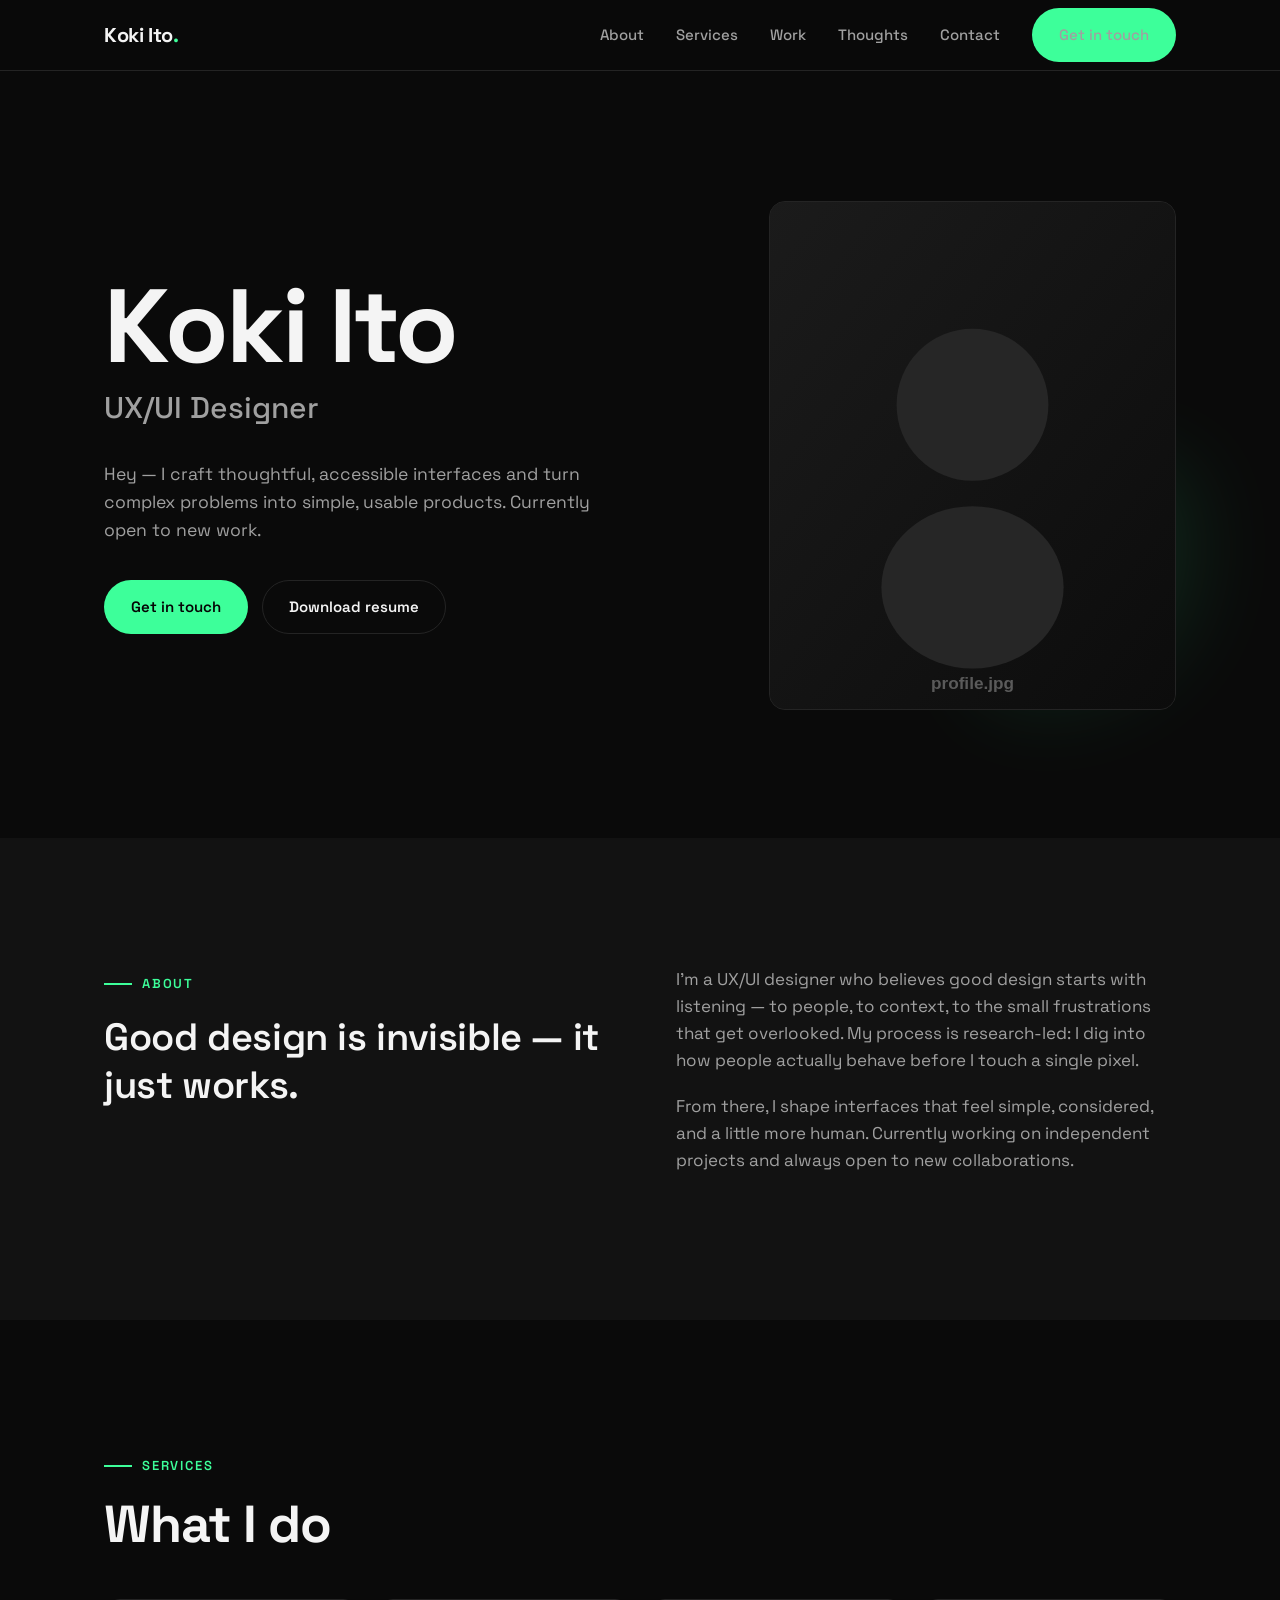
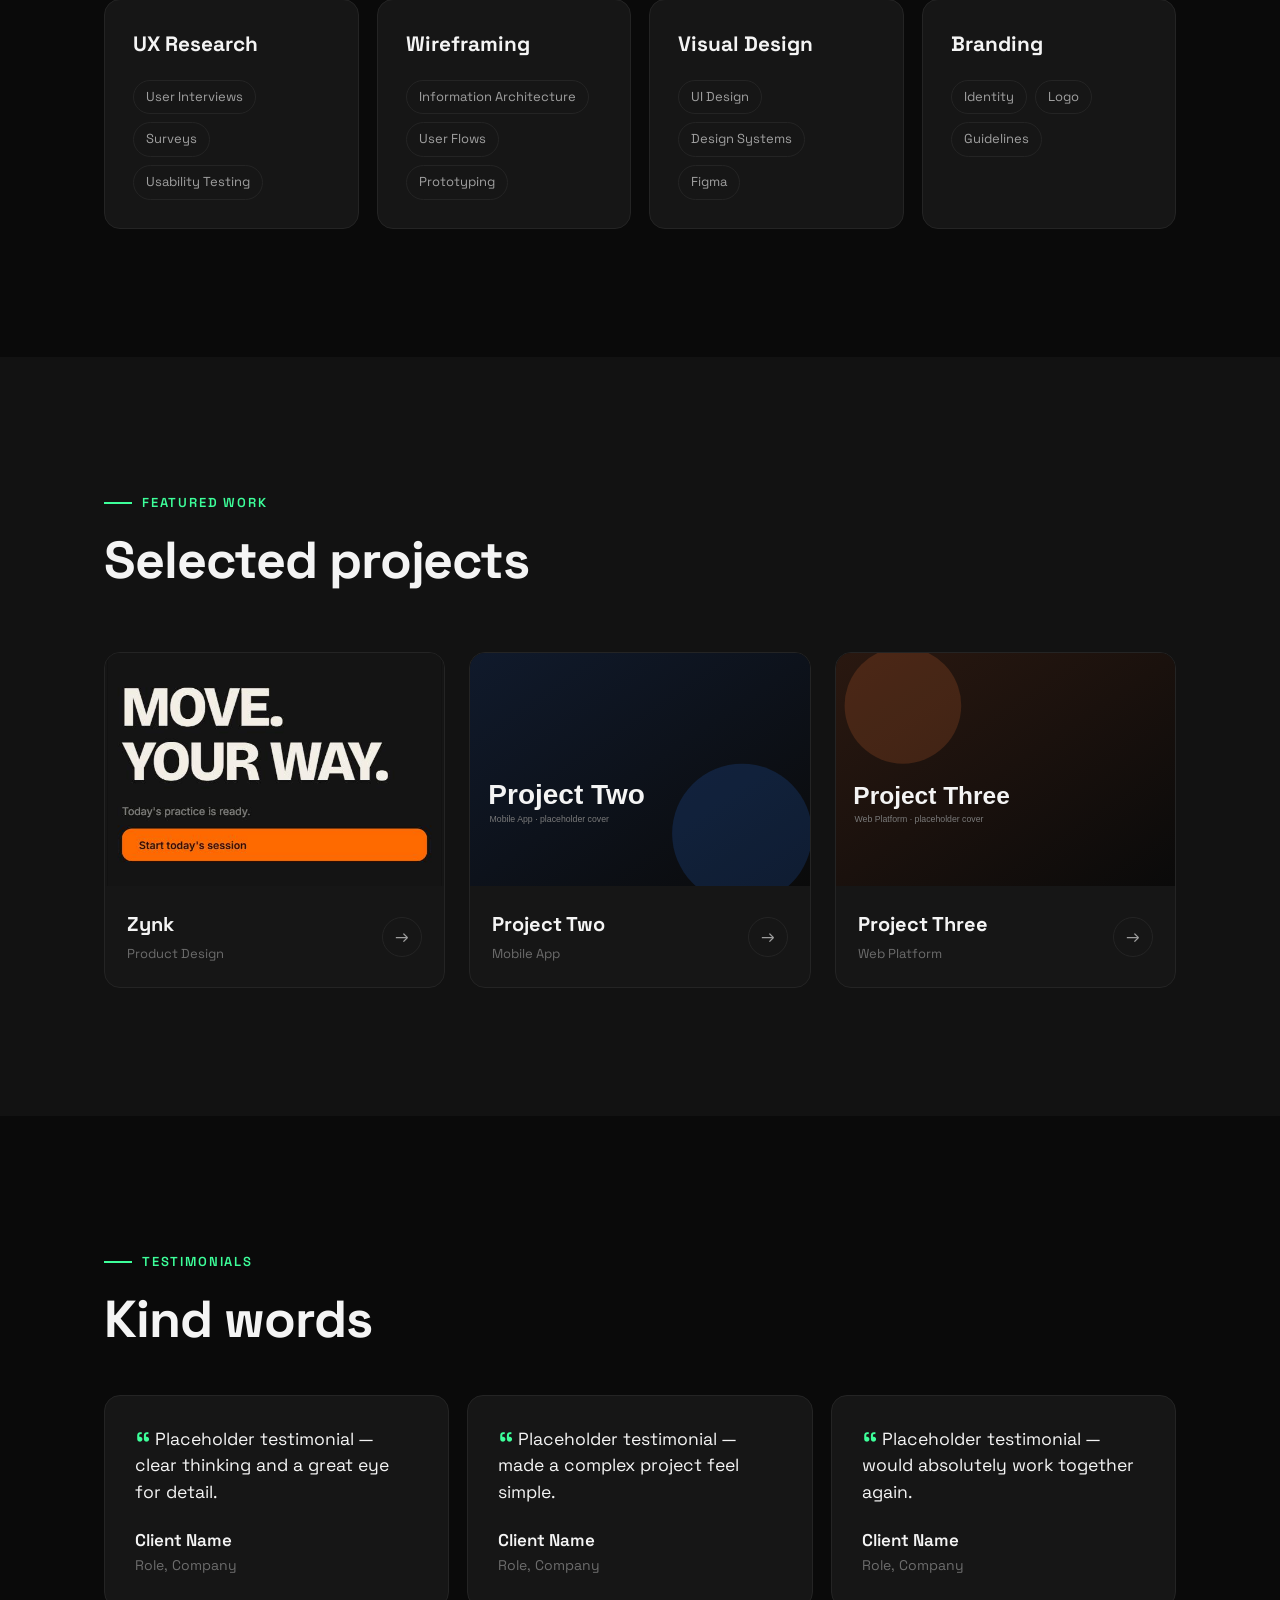
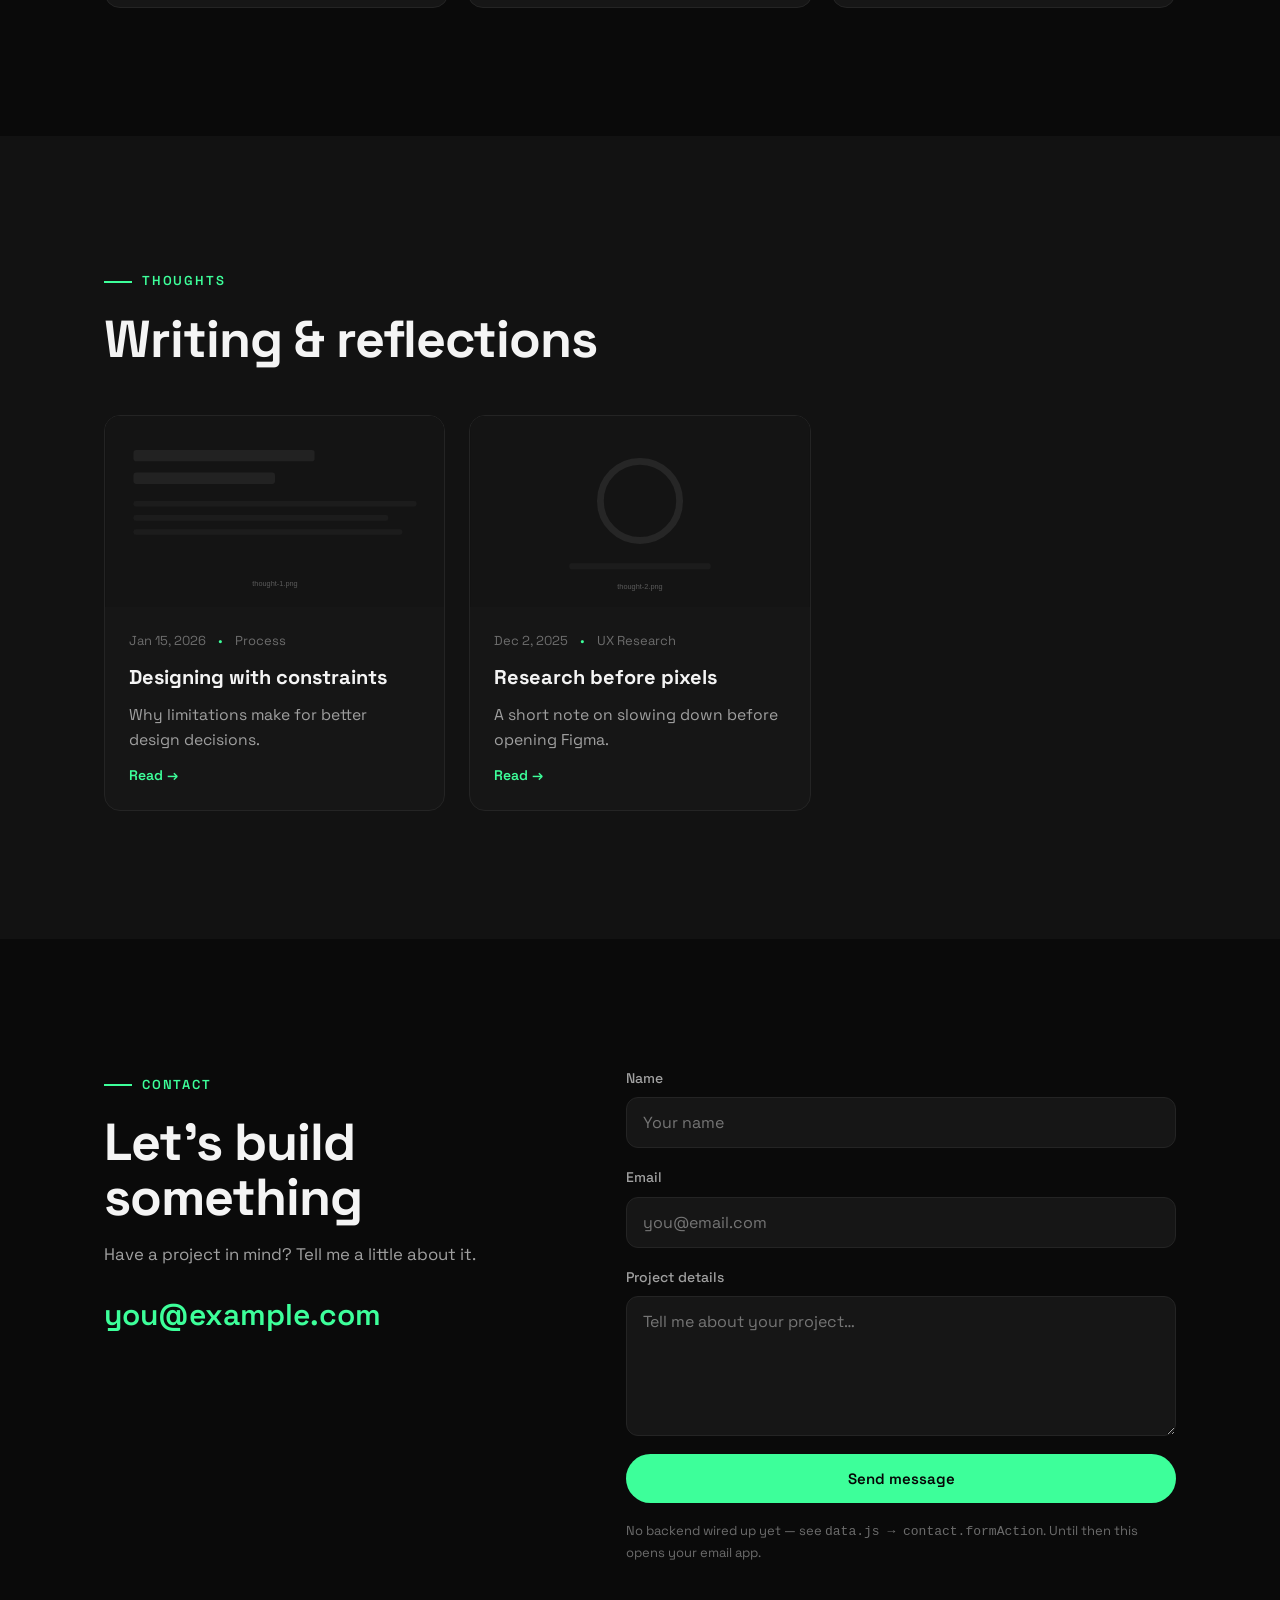
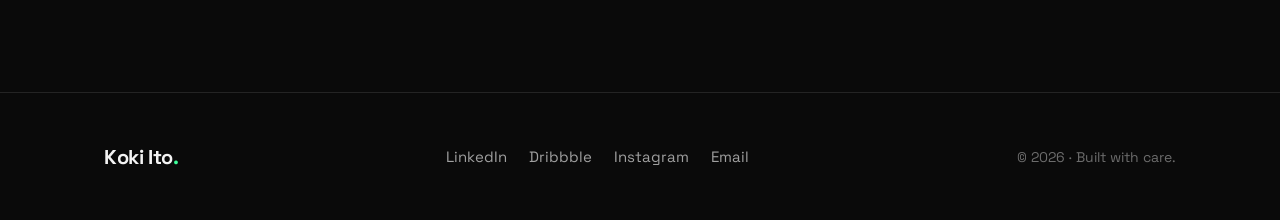
<file: index.html>
<!DOCTYPE html>
<!-- Swap the accent: change data-accent to electric-green | electric-blue | warm-orange -->
<html lang="en" data-accent="electric-green">
<head>
  <meta charset="UTF-8" />
  <meta name="viewport" content="width=device-width, initial-scale=1.0" />
  <title>Portfolio</title>
  <meta name="description" content="" />
  <link rel="preconnect" href="https://fonts.googleapis.com" />
  <link rel="preconnect" href="https://fonts.gstatic.com" crossorigin />
  <link href="https://fonts.googleapis.com/css2?family=Space+Grotesk:wght@400;500;600;700&family=Inter:wght@400;500;600&display=swap" rel="stylesheet" />
  <link rel="stylesheet" href="css/styles.css" />
</head>
<body>
  <!-- ===== Header ===== -->
  <header class="site-header">
    <div class="container nav">
      <a class="brand" href="index.html" id="brand">Brand</a>
      <nav class="nav-links" id="nav-links" aria-label="Primary"></nav>
      <button class="nav-toggle" id="nav-toggle" aria-label="Toggle menu">
        <svg viewBox="0 0 24 24" fill="none" stroke="currentColor" stroke-width="2"><path d="M3 6h18M3 12h18M3 18h18"/></svg>
      </button>
    </div>
  </header>

  <main>
    <!-- ===== 1. Hero ===== -->
    <section class="hero container" id="top">
      <div class="hero-grid">
        <div class="hero-copy reveal">
          <div class="hero-since" id="hero-since"></div>
          <h1 id="hero-title"></h1>
          <div class="hero-role" id="hero-role"></div>
          <p class="hero-intro" id="hero-intro"></p>
          <div class="hero-actions" id="hero-actions"></div>
        </div>
        <div class="hero-visual reveal">
          <img class="hero-photo" id="hero-photo" src="" alt="" />
        </div>
      </div>
    </section>

    <!-- ===== 2. About ===== -->
    <section class="section section--soft" id="about">
      <div class="container about-grid">
        <div class="reveal">
          <span class="kicker" id="about-kicker"></span>
          <h2 class="about-tagline" id="about-tagline"></h2>
        </div>
        <div class="about-body reveal" id="about-body"></div>
      </div>
    </section>

    <!-- ===== 3. Services ===== -->
    <section class="section" id="services">
      <div class="container">
        <div class="reveal">
          <span class="kicker" id="services-kicker"></span>
          <h2 class="section-title" id="services-heading"></h2>
        </div>
        <div class="services-grid reveal" id="services-grid"></div>
      </div>
    </section>

    <!-- ===== 4. Featured Projects ===== -->
    <section class="section section--soft" id="work">
      <div class="container">
        <div class="work-head reveal">
          <div>
            <span class="kicker">Featured Work</span>
            <h2 class="section-title">Selected projects</h2>
          </div>
        </div>
        <div class="work-grid" id="work-grid"></div>
      </div>
    </section>

    <!-- ===== 5. Testimonials ===== -->
    <section class="section" id="testimonials">
      <div class="container">
        <div class="reveal">
          <span class="kicker" id="testimonials-kicker"></span>
          <h2 class="section-title" id="testimonials-heading"></h2>
        </div>
        <div class="testimonials-grid reveal" id="testimonials-grid"></div>
      </div>
    </section>

    <!-- ===== 6. Thoughts (blog) ===== -->
    <section class="section section--soft" id="thoughts">
      <div class="container">
        <div class="reveal">
          <span class="kicker">Thoughts</span>
          <h2 class="section-title">Writing &amp; reflections</h2>
        </div>
        <div class="thoughts-grid" id="thoughts-grid"></div>
      </div>
    </section>

    <!-- ===== 7. Contact ===== -->
    <section class="section" id="contact">
      <div class="container contact-grid">
        <div class="reveal">
          <span class="kicker" id="contact-kicker"></span>
          <h2 class="section-title" id="contact-heading"></h2>
          <p class="section-lead" id="contact-blurb"></p>
          <a class="contact-email" id="contact-email" href="#"></a>
        </div>
        <form class="form reveal" id="contact-form" method="POST">
          <div class="field">
            <label for="name">Name</label>
            <input type="text" id="name" name="name" placeholder="Your name" required />
          </div>
          <div class="field">
            <label for="email">Email</label>
            <input type="email" id="email" name="email" placeholder="you@email.com" required />
          </div>
          <div class="field">
            <label for="details">Project details</label>
            <textarea id="details" name="details" placeholder="Tell me about your project…" required></textarea>
          </div>
          <button type="submit" class="btn btn--primary">Send message</button>
          <p class="form-note">No backend wired up yet — see <code>data.js → contact.formAction</code>. Until then this opens your email app.</p>
        </form>
      </div>
    </section>
  </main>

  <!-- ===== Footer ===== -->
  <footer class="site-footer">
    <div class="container footer-inner">
      <a class="brand" id="footer-brand" href="index.html">Brand</a>
      <nav class="footer-social" id="footer-social" aria-label="Social"></nav>
      <p class="footer-copy">© <span id="footer-year"></span> · Built with care.</p>
    </div>
  </footer>

  <script src="js/data.js"></script>
  <script src="js/main.js"></script>
</body>
</html>
</file>
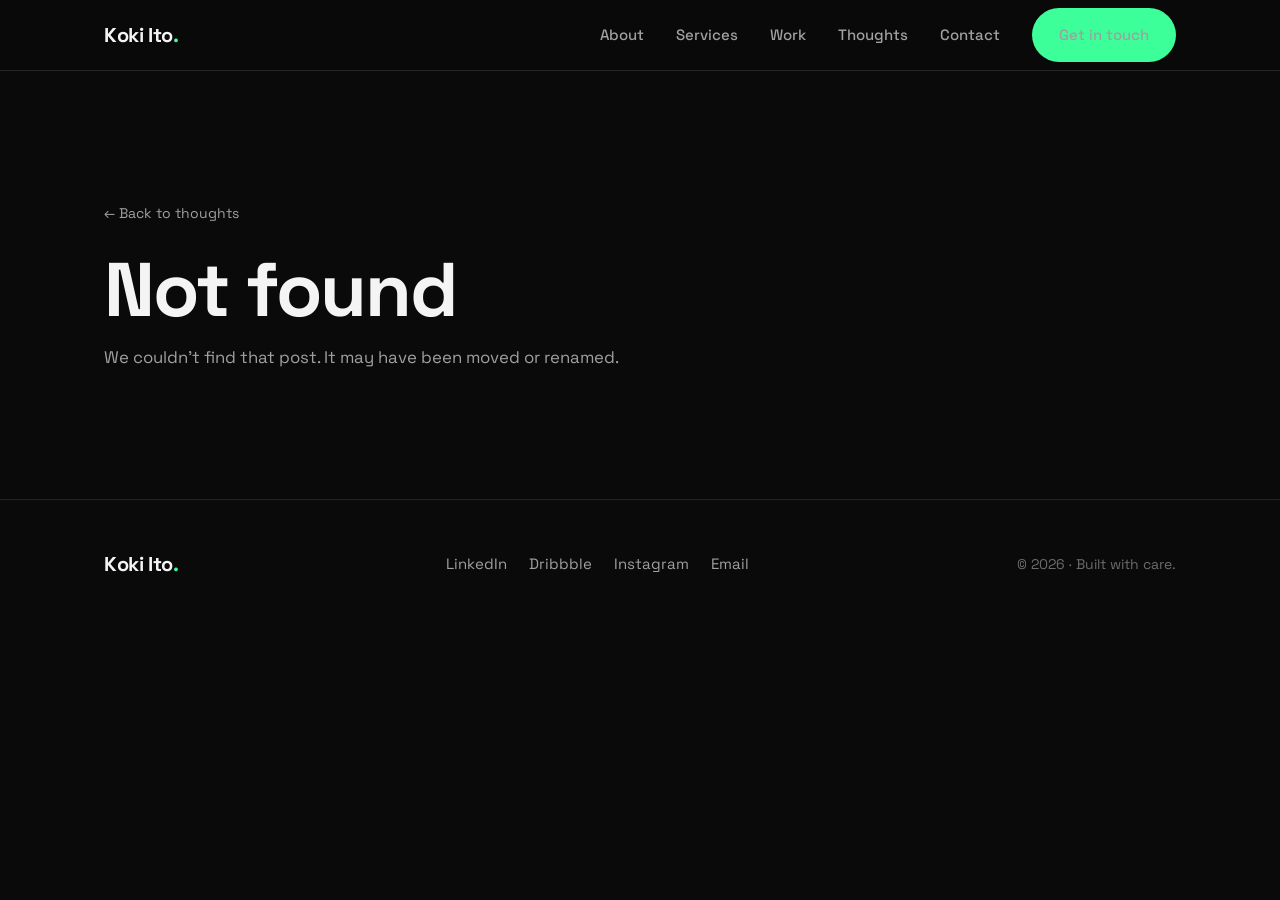
<file: post.html>
<!DOCTYPE html>
<!-- Keep data-accent in sync with index.html -->
<html lang="en" data-accent="electric-green">
<head>
  <meta charset="UTF-8" />
  <meta name="viewport" content="width=device-width, initial-scale=1.0" />
  <title>Post</title>
  <meta name="description" content="" />
  <link rel="preconnect" href="https://fonts.googleapis.com" />
  <link rel="preconnect" href="https://fonts.gstatic.com" crossorigin />
  <link href="https://fonts.googleapis.com/css2?family=Space+Grotesk:wght@400;500;600;700&family=Inter:wght@400;500;600&display=swap" rel="stylesheet" />
  <link rel="stylesheet" href="css/styles.css" />
</head>
<body>
  <header class="site-header">
    <div class="container nav">
      <a class="brand" href="index.html" id="brand">Brand</a>
      <nav class="nav-links" id="nav-links" aria-label="Primary"></nav>
      <button class="nav-toggle" id="nav-toggle" aria-label="Toggle menu">
        <svg viewBox="0 0 24 24" fill="none" stroke="currentColor" stroke-width="2"><path d="M3 6h18M3 12h18M3 18h18"/></svg>
      </button>
    </div>
  </header>

  <main id="page-root"></main>

  <footer class="site-footer">
    <div class="container footer-inner">
      <a class="brand" id="footer-brand" href="index.html">Brand</a>
      <nav class="footer-social" id="footer-social" aria-label="Social"></nav>
      <p class="footer-copy">© <span id="footer-year"></span> · Built with care.</p>
    </div>
  </footer>

  <script>window.PAGE_TYPE = "post";</script>
  <script src="js/data.js"></script>
  <script src="js/inner.js"></script>
</body>
</html>
</file>
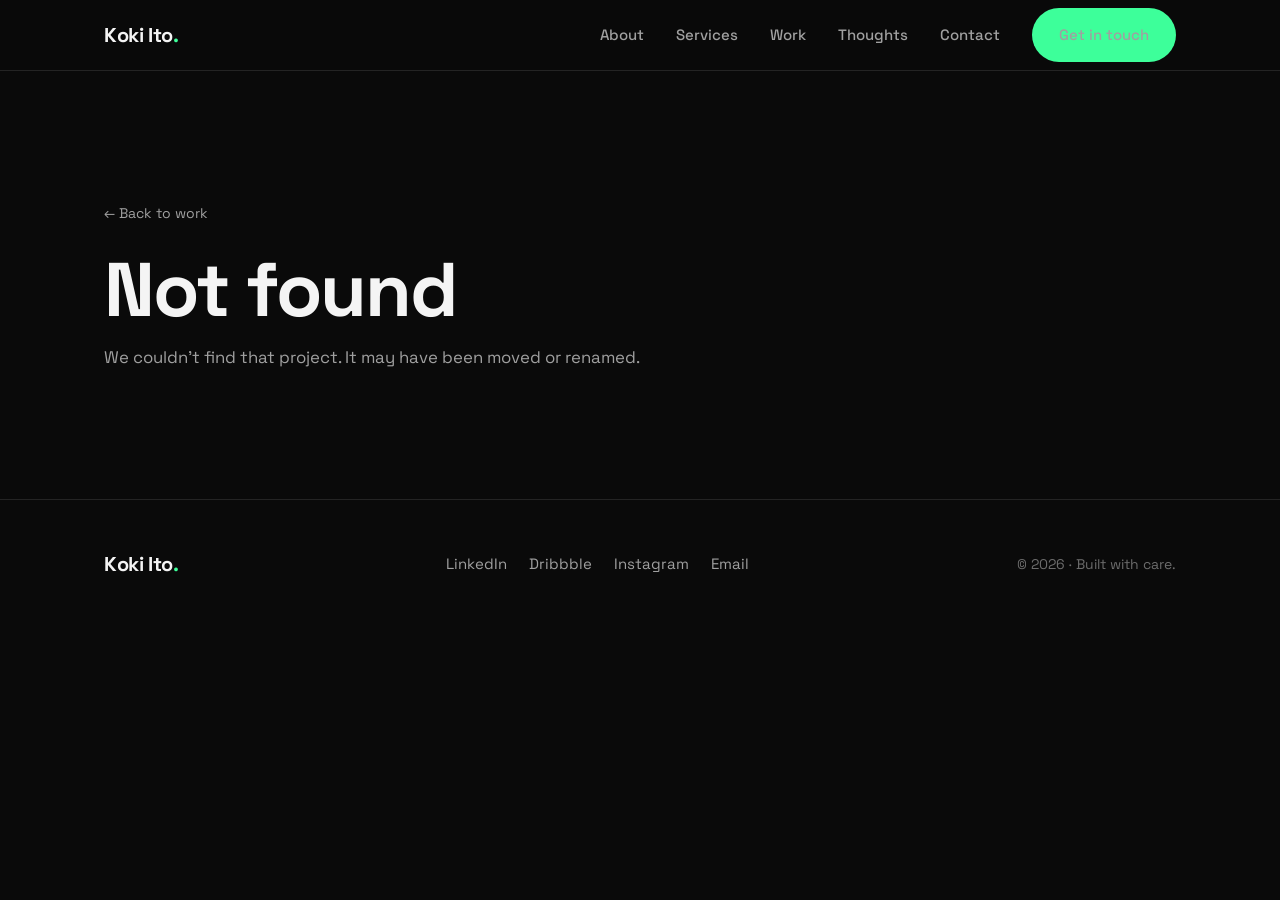
<file: project.html>
<!DOCTYPE html>
<!-- Keep data-accent in sync with index.html -->
<html lang="en" data-accent="electric-green">
<head>
  <meta charset="UTF-8" />
  <meta name="viewport" content="width=device-width, initial-scale=1.0" />
  <title>Project</title>
  <meta name="description" content="" />
  <link rel="preconnect" href="https://fonts.googleapis.com" />
  <link rel="preconnect" href="https://fonts.gstatic.com" crossorigin />
  <link href="https://fonts.googleapis.com/css2?family=Space+Grotesk:wght@400;500;600;700&family=Inter:wght@400;500;600&display=swap" rel="stylesheet" />
  <!-- Orbitron: used only for the Zynk project's wordmark heading (slug === "zynk") -->
  <link href="https://fonts.googleapis.com/css2?family=Orbitron:wght@700&display=swap" rel="stylesheet" />
  <link rel="stylesheet" href="css/styles.css" />
</head>
<body>
  <header class="site-header">
    <div class="container nav">
      <a class="brand" href="index.html" id="brand">Brand</a>
      <nav class="nav-links" id="nav-links" aria-label="Primary"></nav>
      <button class="nav-toggle" id="nav-toggle" aria-label="Toggle menu">
        <svg viewBox="0 0 24 24" fill="none" stroke="currentColor" stroke-width="2"><path d="M3 6h18M3 12h18M3 18h18"/></svg>
      </button>
    </div>
  </header>

  <main id="page-root"></main>

  <footer class="site-footer">
    <div class="container footer-inner">
      <a class="brand" id="footer-brand" href="index.html">Brand</a>
      <nav class="footer-social" id="footer-social" aria-label="Social"></nav>
      <p class="footer-copy">© <span id="footer-year"></span> · Built with care.</p>
    </div>
  </footer>

  <script>window.PAGE_TYPE = "project";</script>
  <script src="js/data.js"></script>
  <script src="js/inner.js"></script>
</body>
</html>
</file>
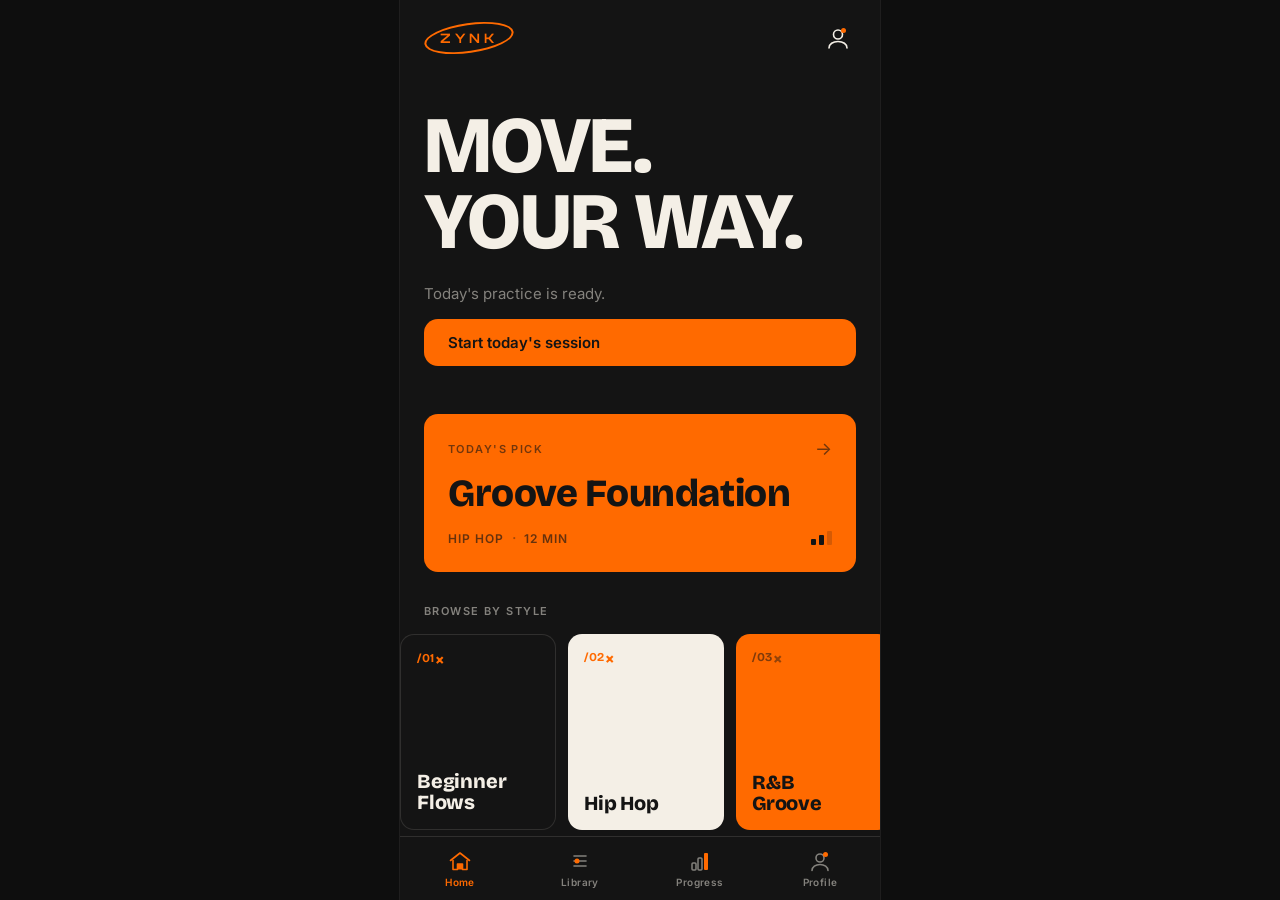
<file: zynk-app.html>
<!DOCTYPE html>
<html lang="en">
<head>
  <meta charset="UTF-8" />
  <meta name="viewport" content="width=device-width, initial-scale=1.0" />
  <title>Zynk</title>
  <meta name="description" content="Zynk — your space, your pace, your dance." />
  <link rel="preconnect" href="https://fonts.googleapis.com" />
  <link rel="preconnect" href="https://fonts.gstatic.com" crossorigin />
  <!-- Bricolage Grotesque (display) + Inter (body/UI) — per DESIGN.md -->
  <link href="https://fonts.googleapis.com/css2?family=Bricolage+Grotesque:opsz,wght@12..96,700;12..96,800&family=Inter:wght@400;500;600&display=swap" rel="stylesheet" />
  <!-- Orbitron (logo wordmark only) -->
  <link href="https://fonts.googleapis.com/css2?family=Orbitron:wght@700&display=swap" rel="stylesheet" />
  <link rel="icon" href="images/zynk-favicon.svg" type="image/svg+xml" />
  <link rel="stylesheet" href="css/app.css" />
</head>
<body>
  <div id="app-wrapper">
    <!-- Screen container: home / library / progress / profile layer here -->
    <div id="app-root"></div>
    <!-- Bottom navigation — always visible -->
    <nav id="app-nav" class="zk-nav" aria-label="Main navigation"></nav>
  </div>

  <!-- All copy from data.js → window.CONTENT.app -->
  <script src="js/data.js"></script>
  <script src="js/app.js"></script>
</body>
</html>
</file>
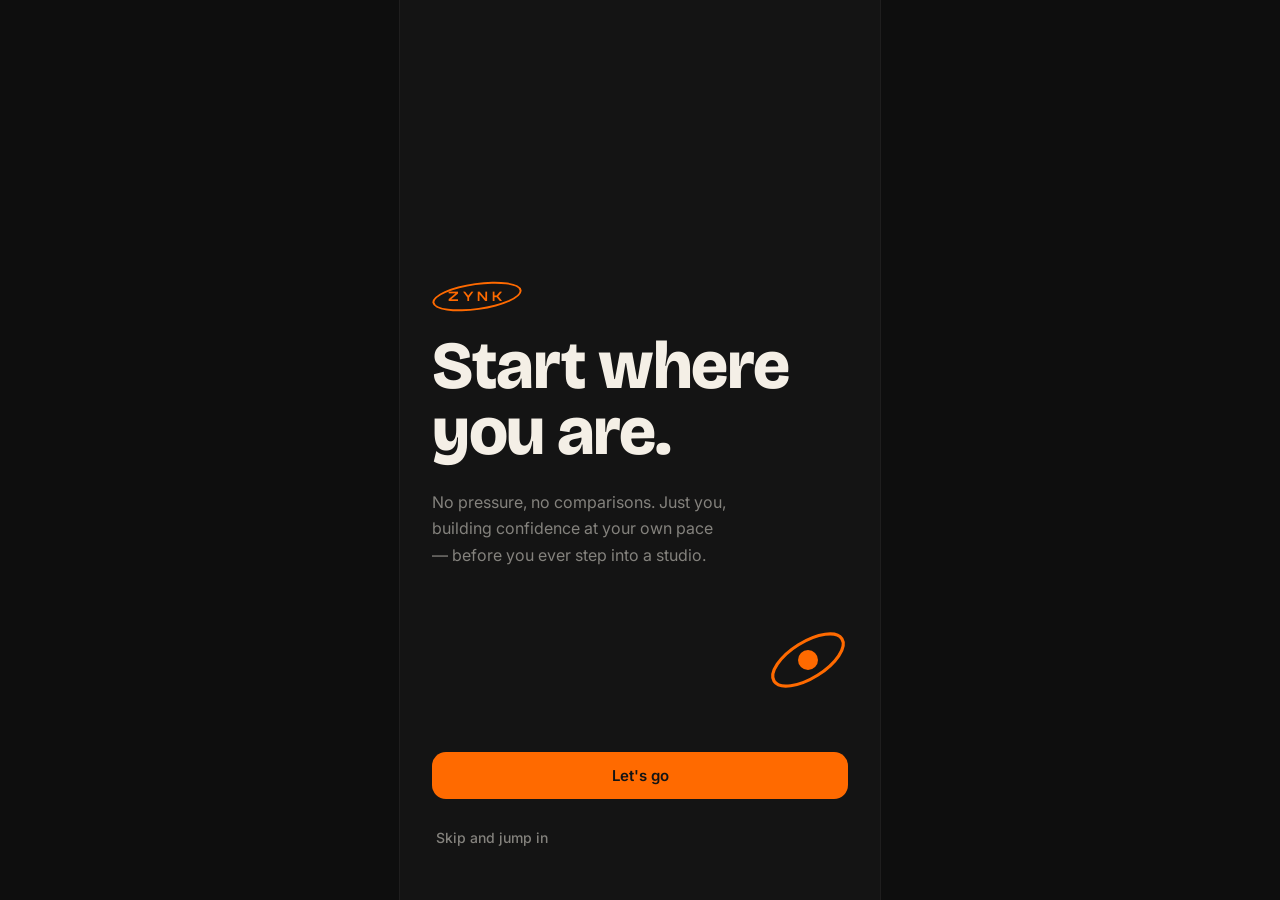
<file: zynk-onboarding.html>
<!DOCTYPE html>
<html lang="en">
<head>
  <meta charset="UTF-8" />
  <meta name="viewport" content="width=device-width, initial-scale=1.0" />
  <title>Zynk — Let's go</title>
  <meta name="description" content="Zynk onboarding — no comparisons, just your rhythm." />
  <link rel="preconnect" href="https://fonts.googleapis.com" />
  <link rel="preconnect" href="https://fonts.gstatic.com" crossorigin />
  <!-- Bricolage Grotesque (display) + Inter (body/UI) — per DESIGN.md -->
  <link href="https://fonts.googleapis.com/css2?family=Bricolage+Grotesque:opsz,wght@12..96,700;12..96,800&family=Inter:wght@400;500;600&display=swap" rel="stylesheet" />
  <!-- Orbitron (logo wordmark only) -->
  <link href="https://fonts.googleapis.com/css2?family=Orbitron:wght@700&display=swap" rel="stylesheet" />
  <link rel="icon" href="images/zynk-favicon.svg" type="image/svg+xml" />
  <link rel="stylesheet" href="css/onboarding.css" />
</head>
<body>
  <div id="ob-root"></div>

  <!-- All copy comes from data.js → window.CONTENT.onboarding -->
  <script src="js/data.js"></script>
  <script src="js/onboarding.js"></script>
</body>
</html>
</file>
<file: css/styles.css>
/* =====================================================================
   ZYNK PORTFOLIO — STYLES
   ---------------------------------------------------------------------
   ACCENT COLOR
   The whole site is driven by one variable: --accent.
   To change it, either:
     (a) edit the `--accent` line in :root below, OR
     (b) change the data-accent attribute on the <html> tag in the
         .html files to one of: electric-green | electric-blue | warm-orange
   Add your own preset by copying one of the html[data-accent="..."] rules.
   ===================================================================== */

:root {
  /* --- Accent presets (ready to swap) --- */
  --accent-electric-green: #3DFF9A;
  --accent-electric-blue:  #2E7BFF;
  --accent-warm-orange:    #FF7A3C;

  /* --- ACTIVE accent (default). Override per-page via data-accent. --- */
  --accent: var(--accent-electric-green);
  --accent-contrast: #050505; /* text color that sits ON the accent */

  /* --- Dark palette --- */
  --bg:        #0a0a0a;
  --bg-soft:   #121212;
  --bg-card:   #161616;
  --border:    #242424;
  --text:      #f4f4f4;
  --text-dim:  #a0a0a0;
  --text-mute: #6c6c6c;

  /* --- Type --- */
  --font: "Space Grotesk", "Inter", -apple-system, BlinkMacSystemFont,
          "Segoe UI", Roboto, Helvetica, Arial, sans-serif;

  /* --- Layout --- */
  --maxw: 1200px;
  --gutter: clamp(20px, 5vw, 64px);
  --radius: 16px;
  --section-pad: clamp(64px, 10vw, 140px);
}

/* Accent presets selectable via <html data-accent="..."> */
html[data-accent="electric-green"] { --accent: var(--accent-electric-green); }
html[data-accent="electric-blue"]  { --accent: var(--accent-electric-blue);  }
html[data-accent="warm-orange"]    { --accent: var(--accent-warm-orange);    }

/* ---------- Reset ---------- */
*, *::before, *::after { box-sizing: border-box; margin: 0; padding: 0; }
html { scroll-behavior: smooth; -webkit-text-size-adjust: 100%; }

body {
  font-family: var(--font);
  background: var(--bg);
  color: var(--text);
  line-height: 1.6;
  font-size: 17px;
  -webkit-font-smoothing: antialiased;
  overflow-x: hidden;
}

img { max-width: 100%; display: block; }
a { color: inherit; text-decoration: none; }
ul { list-style: none; }
button { font-family: inherit; cursor: pointer; }

/* ---------- Layout helpers ---------- */
.container { max-width: var(--maxw); margin-inline: auto; padding-inline: var(--gutter); }
.section { padding-block: var(--section-pad); }
.section--soft { background: var(--bg-soft); }

.kicker {
  display: inline-flex; align-items: center; gap: 10px;
  font-size: 13px; font-weight: 600; letter-spacing: .14em;
  text-transform: uppercase; color: var(--accent); margin-bottom: 20px;
}
.kicker::before { content: ""; width: 28px; height: 2px; background: var(--accent); }

.section-title {
  font-size: clamp(30px, 5vw, 52px);
  font-weight: 700; line-height: 1.05; letter-spacing: -0.02em;
  margin-bottom: 16px;
}
.section-lead { color: var(--text-dim); max-width: 56ch; font-size: 1.05rem; }

/* ---------- Buttons ---------- */
.btn {
  display: inline-flex; align-items: center; justify-content: center; gap: 10px;
  padding: 14px 26px; border-radius: 999px; font-weight: 600; font-size: 15px;
  border: 1px solid transparent; transition: transform .2s ease, background .2s ease, color .2s ease, border-color .2s ease;
  white-space: nowrap;
}
.btn:hover { transform: translateY(-2px); }
.btn--primary { background: var(--accent); color: var(--accent-contrast); }
.btn--primary:hover { filter: brightness(1.08); }
.btn--ghost { background: transparent; color: var(--text); border-color: var(--border); }
.btn--ghost:hover { border-color: var(--accent); color: var(--accent); }

/* ---------- Header / nav ---------- */
.site-header {
  position: sticky; top: 0; z-index: 50;
  backdrop-filter: blur(12px);
  background: color-mix(in srgb, var(--bg) 78%, transparent);
  border-bottom: 1px solid var(--border);
}
.nav { display: flex; align-items: center; justify-content: space-between; height: 70px; }
.brand { font-weight: 700; font-size: 20px; letter-spacing: -0.02em; }
.brand span { color: var(--accent); }
.nav-links { display: flex; gap: 32px; align-items: center; }
.nav-links a { color: var(--text-dim); font-size: 15px; font-weight: 500; transition: color .2s; }
.nav-links a:hover { color: var(--text); }
.nav-cta { display: inline-flex; }

.nav-toggle { display: none; background: none; border: 0; color: var(--text); }
.nav-toggle svg { width: 26px; height: 26px; }

/* ---------- Hero ---------- */
.hero { padding-block: clamp(60px, 12vw, 130px) var(--section-pad); position: relative; }
.hero-grid {
  display: grid; grid-template-columns: 1.3fr .9fr; gap: clamp(32px, 6vw, 80px);
  align-items: center;
}
.hero-since {
  font-size: 13px; letter-spacing: .14em; text-transform: uppercase;
  color: var(--text-mute); margin-bottom: 24px;
}
.hero h1 {
  font-size: clamp(44px, 9vw, 104px); font-weight: 700; line-height: 0.95;
  letter-spacing: -0.03em; margin-bottom: 8px;
}
.hero h1 .accent { color: var(--accent); }
.hero-role {
  font-size: clamp(20px, 3vw, 30px); font-weight: 500; color: var(--text-dim);
  margin-bottom: 28px;
}
.hero-intro { font-size: 1.1rem; color: var(--text-dim); max-width: 48ch; margin-bottom: 36px; }
.hero-actions { display: flex; gap: 14px; flex-wrap: wrap; }

.hero-visual { position: relative; }
.hero-photo {
  width: 100%; aspect-ratio: 4 / 5; object-fit: cover;
  border-radius: var(--radius); border: 1px solid var(--border);
  background: var(--bg-card);
}
.hero-visual::after {
  content: ""; position: absolute; inset: auto -10% -10% auto;
  width: 60%; height: 60%; border-radius: var(--radius);
  background: radial-gradient(circle at 30% 30%, var(--accent), transparent 70%);
  opacity: .25; filter: blur(40px); z-index: -1;
}

/* ---------- About ---------- */
.about-grid { display: grid; grid-template-columns: 1fr 1fr; gap: clamp(32px, 6vw, 72px); align-items: start; }
.about-tagline { font-size: clamp(24px, 3.4vw, 38px); font-weight: 600; line-height: 1.25; letter-spacing: -0.01em; }
.about-tagline .accent { color: var(--accent); }
.about-body p { color: var(--text-dim); margin-bottom: 18px; }

/* ---------- Services ---------- */
.services-grid {
  display: grid; grid-template-columns: repeat(auto-fit, minmax(240px, 1fr));
  gap: 18px; margin-top: 48px;
}
.service-card {
  background: var(--bg-card); border: 1px solid var(--border); border-radius: var(--radius);
  padding: 28px; transition: border-color .25s ease, transform .25s ease;
}
.service-card:hover { border-color: var(--accent); transform: translateY(-4px); }
.service-card h3 { font-size: 1.3rem; font-weight: 700; margin-bottom: 18px; }
.tags { display: flex; flex-wrap: wrap; gap: 8px; }
.tag {
  font-size: 13px; color: var(--text-dim); border: 1px solid var(--border);
  padding: 6px 12px; border-radius: 999px;
}

/* ---------- Work / projects grid ---------- */
.work-head { display: flex; align-items: flex-end; justify-content: space-between; gap: 24px; flex-wrap: wrap; }
.work-grid {
  display: grid; grid-template-columns: repeat(auto-fill, minmax(320px, 1fr));
  gap: 24px; margin-top: 48px;
}
.project-card {
  display: block; background: var(--bg-card); border: 1px solid var(--border);
  border-radius: var(--radius); overflow: hidden; transition: border-color .25s, transform .25s;
}
.project-card:hover { border-color: var(--accent); transform: translateY(-4px); }
.project-card__media { aspect-ratio: 16 / 11; overflow: hidden; background: var(--bg-soft); }
.project-card__media img { width: 100%; height: 100%; object-fit: cover; transition: transform .4s ease; }
.project-card:hover .project-card__media img { transform: scale(1.04); }
.project-card__body { padding: 22px; display: flex; align-items: center; justify-content: space-between; gap: 16px; }
.project-card__title { font-size: 1.25rem; font-weight: 700; }
.project-card__cat { font-size: 13px; color: var(--text-mute); margin-top: 4px; }
.project-card__arrow {
  width: 40px; height: 40px; flex: none; border-radius: 999px; border: 1px solid var(--border);
  display: grid; place-items: center; color: var(--text-dim); transition: all .25s;
}
.project-card:hover .project-card__arrow { background: var(--accent); color: var(--accent-contrast); border-color: var(--accent); }

/* ---------- Testimonials ---------- */
.testimonials-grid {
  display: grid; grid-template-columns: repeat(auto-fit, minmax(280px, 1fr));
  gap: 18px; margin-top: 48px;
}
.testimonial {
  background: var(--bg-card); border: 1px solid var(--border); border-radius: var(--radius);
  padding: 30px; display: flex; flex-direction: column; gap: 22px;
}
.testimonial__quote { font-size: 1.1rem; line-height: 1.5; }
.testimonial__quote::before { content: "“"; color: var(--accent); font-size: 2.4rem; line-height: 0; vertical-align: -0.4em; margin-right: 4px; }
.testimonial__who { display: flex; flex-direction: column; }
.testimonial__name { font-weight: 600; }
.testimonial__role { color: var(--text-mute); font-size: 14px; }

/* ---------- Thoughts / blog ---------- */
.thoughts-grid { display: grid; grid-template-columns: repeat(auto-fill, minmax(300px, 1fr)); gap: 24px; margin-top: 48px; }
.post-card {
  display: flex; flex-direction: column; background: var(--bg-card);
  border: 1px solid var(--border); border-radius: var(--radius); overflow: hidden;
  transition: border-color .25s, transform .25s;
}
.post-card:hover { border-color: var(--accent); transform: translateY(-4px); }
.post-card__media { aspect-ratio: 16 / 9; background: var(--bg-soft); }
.post-card__media img { width: 100%; height: 100%; object-fit: cover; }
.post-card__body { padding: 24px; display: flex; flex-direction: column; gap: 10px; flex: 1; }
.post-card__meta { font-size: 13px; color: var(--text-mute); display: flex; gap: 12px; }
.post-card__meta .dot { color: var(--accent); }
.post-card__title { font-size: 1.25rem; font-weight: 700; }
.post-card__excerpt { color: var(--text-dim); font-size: .98rem; }
.post-card__more { margin-top: auto; color: var(--accent); font-weight: 600; font-size: 14px; }

/* ---------- Contact ---------- */
.contact-grid { display: grid; grid-template-columns: .9fr 1.1fr; gap: clamp(32px, 6vw, 72px); align-items: start; }
.contact-email { font-size: clamp(20px, 2.6vw, 30px); font-weight: 600; color: var(--accent); margin-top: 24px; display: inline-block; }
.form { display: grid; gap: 18px; }
.field { display: grid; gap: 8px; }
.field label { font-size: 14px; color: var(--text-dim); font-weight: 500; }
.field input, .field textarea {
  width: 100%; background: var(--bg-card); border: 1px solid var(--border);
  border-radius: 12px; padding: 14px 16px; color: var(--text); font-family: inherit; font-size: 16px;
  transition: border-color .2s;
}
.field input:focus, .field textarea:focus { outline: none; border-color: var(--accent); }
.field textarea { min-height: 140px; resize: vertical; }
.form-note { font-size: 13px; color: var(--text-mute); }

/* ---------- Footer ---------- */
.site-footer { border-top: 1px solid var(--border); padding-block: 48px; }
.footer-inner { display: flex; align-items: center; justify-content: space-between; gap: 24px; flex-wrap: wrap; }
.footer-social { display: flex; gap: 22px; flex-wrap: wrap; }
.footer-social a { color: var(--text-dim); font-size: 15px; transition: color .2s; }
.footer-social a:hover { color: var(--accent); }
.footer-copy { color: var(--text-mute); font-size: 14px; }

/* ---------- Inner pages (project / post) ---------- */
.page-hero { padding-block: clamp(48px, 8vw, 96px) clamp(28px, 5vw, 56px); }
.back-link { color: var(--text-dim); font-size: 14px; display: inline-flex; align-items: center; gap: 8px; margin-bottom: 28px; }
.back-link:hover { color: var(--accent); }
.page-meta { display: flex; gap: 28px; flex-wrap: wrap; margin-top: 28px; padding-top: 28px; border-top: 1px solid var(--border); }
.page-meta div span { display: block; }
.page-meta .meta-label { font-size: 13px; color: var(--text-mute); text-transform: uppercase; letter-spacing: .1em; }
.page-meta .meta-value { font-weight: 600; margin-top: 4px; }
.page-title { font-size: clamp(36px, 7vw, 76px); font-weight: 700; line-height: 1; letter-spacing: -0.03em; }
.page-category { color: var(--accent); font-weight: 600; margin-bottom: 16px; }

/* Zynk-only wordmark: Orbitron + tilted orbit ring (js/inner.js applies
   this only when project.slug === "zynk"; every other project keeps the
   plain .page-title above). Brand orange, independent of --accent. */
.page-title--zynk {
  position: relative;
  display: inline-flex;
  align-items: center;
  padding: 0.2em 0.5em;
}
.page-title--zynk .zk-logo-ring {
  position: absolute;
  inset: 0;
  border: 2.5px solid #FF6A00;
  border-radius: 50%;
  transform: rotate(-8deg);
  pointer-events: none;
}
.page-title--zynk .zk-logo-text {
  position: relative;
  font-family: "Orbitron", var(--font);
  letter-spacing: 4px;
  color: #FF6A00;
}

.cover-figure { margin-block: clamp(28px, 5vw, 56px); }
.cover-figure img { width: 100%; border-radius: var(--radius); border: 1px solid var(--border); aspect-ratio: 16/8; object-fit: cover; }

.case { max-width: 760px; margin-inline: auto; }
.case-block { margin-bottom: clamp(36px, 5vw, 56px); }
.case-block h2 {
  font-size: clamp(22px, 3vw, 30px); font-weight: 700; margin-bottom: 16px;
  display: flex; align-items: baseline; gap: 14px;
}
.case-block h2 .num { color: var(--accent); font-size: .7em; font-weight: 700; }
.case-block p { color: var(--text-dim); font-size: 1.08rem; }
.case-gallery { display: grid; gap: 18px; margin: clamp(36px,5vw,56px) auto; max-width: 900px; }
.case-gallery img { width: 100%; border-radius: var(--radius); border: 1px solid var(--border); }

.article { max-width: 720px; margin-inline: auto; }
.article p { color: var(--text-dim); font-size: 1.12rem; margin-bottom: 24px; }

.pager { display: flex; justify-content: space-between; gap: 16px; margin-top: clamp(40px,6vw,72px); padding-top: 32px; border-top: 1px solid var(--border); }

/* ---------- Reveal-on-scroll ---------- */
.reveal { opacity: 0; transform: translateY(24px); transition: opacity .7s ease, transform .7s ease; }
.reveal.is-visible { opacity: 1; transform: none; }

/* ---------- Responsive ---------- */
@media (max-width: 920px) {
  .hero-grid { grid-template-columns: 1fr; }
  .hero-visual { order: -1; max-width: 360px; }
  .about-grid, .contact-grid { grid-template-columns: 1fr; }
}

@media (max-width: 760px) {
  body { font-size: 16px; }
  .nav-links {
    position: fixed; inset: 70px 0 auto 0; flex-direction: column; gap: 0;
    background: var(--bg-soft); border-bottom: 1px solid var(--border);
    padding: 12px var(--gutter) 24px; transform: translateY(-130%);
    transition: transform .3s ease; align-items: flex-start;
  }
  .nav-links.open { transform: translateY(0); }
  .nav-links a { width: 100%; padding: 14px 0; border-bottom: 1px solid var(--border); }
  .nav-links .nav-cta { margin-top: 12px; }
  .nav-toggle { display: inline-flex; }
  .page-meta { gap: 18px 28px; }
}

@media (prefers-reduced-motion: reduce) {
  * { scroll-behavior: auto !important; }
  .reveal { opacity: 1; transform: none; transition: none; }
  .btn:hover, .project-card:hover, .service-card:hover { transform: none; }
}
</file>
<file: css/app.css>
/* =====================================================================
   ZYNK APP — Home & Library screens
   Follows DESIGN.md strictly:
     · Flat orange #FF6A00 / cream #F4EFE6 / black #141414 only
     · Bricolage Grotesque (display) + Inter (body/UI)
     · 16px spacing base, 14px corner radius
     · Hand-built inline SVG icons (in app.js)
     · No gradients, no photos, no icon fonts
   ===================================================================== */

/* ---- Tokens -------------------------------------------------------- */
:root {
  --zk-orange:  #FF6A00;
  --zk-cream:   #F4EFE6;
  --zk-black:   #141414;
  --zk-page-bg: #0E0E0E;
  --zk-muted:   rgba(244, 239, 230, 0.50);
  --zk-border:  rgba(244, 239, 230, 0.12);
  --zk-radius:  14px;
  --zk-nav-h:   64px;
  --zk-display: "Bricolage Grotesque", sans-serif;
  --zk-body:    "Inter", -apple-system, BlinkMacSystemFont, sans-serif;
}

/* ---- Reset --------------------------------------------------------- */
*, *::before, *::after { box-sizing: border-box; margin: 0; padding: 0; }
html, body { height: 100%; }
body {
  font-family: var(--zk-body);
  background: var(--zk-page-bg);
  -webkit-font-smoothing: antialiased;
  overflow: hidden;
}
button { font-family: inherit; cursor: pointer; border: none; background: none; }
a { color: inherit; text-decoration: none; }

/* ---- App shell ----------------------------------------------------- */
#app-wrapper {
  width: 100%;
  max-width: 480px;
  margin: 0 auto;
  height: 100dvh;
  display: flex;
  flex-direction: column;
  overflow: hidden;
  /* Thin border on wide viewports so the column is legible */
  outline: 1px solid rgba(244, 239, 230, 0.07);
}

/* Screen container — screens layer inside here */
#app-root {
  flex: 1;
  position: relative;
  overflow: hidden;
}

/* ====================================================================
   SCREENS — all sit in the same layer, only .is-active is shown
   ==================================================================== */
.zk-screen {
  position: absolute;
  inset: 0;
  overflow: hidden;
  display: none;
  flex-direction: column;
  background: var(--zk-black);
  color: var(--zk-cream);
}
.zk-screen.is-active { display: flex; }

/* ====================================================================
   SHARED COMPONENTS
   ==================================================================== */

/* Eyebrow / section label */
.zk-eyebrow {
  font-family: var(--zk-body);
  font-size: 11px;
  font-weight: 600;
  letter-spacing: 0.13em;
  text-transform: uppercase;
  color: var(--zk-orange);
}

/* Primary button */
.zk-btn--primary {
  display: inline-flex;
  align-items: center;
  gap: 8px;
  padding: 14px 24px;
  background: var(--zk-orange);
  color: var(--zk-black);
  font-family: var(--zk-body);
  font-size: 15px;
  font-weight: 600;
  border-radius: var(--zk-radius);
  border: none;
  cursor: pointer;
  transition: opacity 0.18s;
}
.zk-btn--primary:hover { opacity: 0.88; }

/* ====================================================================
   HOME SCREEN
   ==================================================================== */
.zk-home { background: var(--zk-black); }

/* Header ------------------------------------------------------------ */
.zk-header {
  flex-shrink: 0;
  display: flex;
  align-items: center;
  justify-content: space-between;
  padding: 20px 24px;
  background: var(--zk-black);
}

/* Logo — Orbitron wordmark inside a tilted orbit ring ---------------- */
.zk-logo {
  --zk-logo-color: var(--zk-orange);
  position: relative;
  display: inline-flex;
  align-items: center;
  justify-content: center;
  padding: 7px 16px;
}
.zk-logo__ring {
  position: absolute;
  inset: 0;
  border: 2.5px solid var(--zk-logo-color);
  border-radius: 50%;
  transform: rotate(-8deg);
  pointer-events: none;
}
.zk-logo__text {
  position: relative;
  font-family: "Orbitron", var(--zk-display);
  font-weight: 700;
  font-size: 13px;
  letter-spacing: 4px;
  color: var(--zk-logo-color);
  white-space: nowrap;
}
.zk-logo--cream { --zk-logo-color: var(--zk-cream); }

.zk-header__icon {
  color: var(--zk-cream);
  display: flex;
  align-items: center;
  justify-content: center;
  width: 36px;
  height: 36px;
  border-radius: var(--zk-radius);
  transition: background 0.18s;
}
.zk-header__icon:hover { background: rgba(244, 239, 230, 0.08); }

/* Scrollable home content */
.zk-home__scroll {
  flex: 1;
  overflow-y: auto;
  -webkit-overflow-scrolling: touch;
}

/* Hero -------------------------------------------------------------- */
.zk-hero {
  padding: 32px 24px 48px;
  background: var(--zk-black);
  display: flex;
  flex-direction: column;
  gap: 16px;
}

/* Oversized display heading — each <span> is one line */
.zk-hero__heading {
  display: flex;
  flex-direction: column;
  font-family: var(--zk-display);
  font-size: clamp(3rem, 13vw, 5rem);
  font-weight: 800;
  line-height: 0.95;
  letter-spacing: -0.02em;
  color: var(--zk-cream);
}

.zk-hero__sub {
  font-size: 15px;
  color: var(--zk-muted);
  margin-top: 8px;
}

/* Featured lesson — orange color switchback */
.zk-featured-section { padding: 0 24px 32px; }

.zk-featured-card {
  background: var(--zk-orange);
  border-radius: var(--zk-radius);
  padding: 24px;
  display: flex;
  flex-direction: column;
  gap: 16px;
  color: var(--zk-black);
}

.zk-featured-card__top {
  display: flex;
  align-items: center;
  justify-content: space-between;
}

.zk-featured-card__top .zk-eyebrow { color: rgba(20, 20, 20, 0.6); }

.zk-featured-card__arrow {
  font-size: 18px;
  color: var(--zk-black);
  opacity: 0.6;
}

/* Lesson title — Bricolage Grotesque, large, poster feel */
.zk-featured-card__title {
  font-family: var(--zk-display);
  font-size: clamp(1.6rem, 7vw, 2.4rem);
  font-weight: 800;
  line-height: 0.97;
  letter-spacing: -0.01em;
  color: var(--zk-black);
}

.zk-featured-card__meta {
  display: flex;
  align-items: center;
  gap: 8px;
}

.zk-featured-card__genre,
.zk-featured-card__dur {
  font-size: 12px;
  font-weight: 600;
  letter-spacing: 0.08em;
  text-transform: uppercase;
  color: rgba(20, 20, 20, 0.65);
}

.zk-meta-dot { color: rgba(20, 20, 20, 0.4); }

/* Category rail ----------------------------------------------------- */
.zk-cat-section { padding-bottom: 40px; }

.zk-section-label {
  padding: 0 24px 16px;
  font-family: var(--zk-body);
  font-size: 11px;
  font-weight: 600;
  letter-spacing: 0.13em;
  text-transform: uppercase;
  color: var(--zk-muted);
}

.zk-cat-rail {
  display: flex;
  gap: 12px;
  padding: 0 24px;
  overflow-x: auto;
  scroll-snap-type: x mandatory;
  -webkit-overflow-scrolling: touch;
  /* hide scrollbar */
  scrollbar-width: none;
  -ms-overflow-style: none;
}
.zk-cat-rail::-webkit-scrollbar { display: none; }

/* Category card — color themes via data-theme */
.zk-cat-card {
  flex-shrink: 0;
  width: 156px;
  min-height: 196px;
  border-radius: var(--zk-radius);
  padding: 16px;
  display: flex;
  flex-direction: column;
  justify-content: space-between;
  scroll-snap-align: start;
  text-align: left;
  cursor: pointer;
  background: var(--cc-bg);
  color: var(--cc-text);
  transition: opacity 0.18s;
}
.zk-cat-card:hover { opacity: 0.88; }

/* Color themes */
.zk-cat-card[data-theme="dark"] {
  --cc-bg:    var(--zk-black);
  --cc-text:  var(--zk-cream);
  --cc-num:   var(--zk-orange);
  --cc-badge: var(--zk-orange);
  border: 1px solid rgba(244, 239, 230, 0.12);
}
.zk-cat-card[data-theme="cream"] {
  --cc-bg:    var(--zk-cream);
  --cc-text:  var(--zk-black);
  --cc-num:   var(--zk-orange);
  --cc-badge: var(--zk-orange);
}
.zk-cat-card[data-theme="orange"] {
  --cc-bg:    var(--zk-orange);
  --cc-text:  var(--zk-black);
  --cc-num:   rgba(20, 20, 20, 0.55);
  --cc-badge: rgba(20, 20, 20, 0.45);
}

/* /01 step number label */
.zk-cat-card__num {
  font-family: var(--zk-display);
  font-size: 12px;
  font-weight: 700;
  letter-spacing: 0.06em;
  color: var(--cc-num);
}

/* × badge — decorative, top right */
.zk-cat-card__badge {
  position: absolute;  /* relative to card */
  /* Use flex order to position at top-right instead of absolute */
}

/* Category cards use a 3-row flex: num / spacer / label */
.zk-cat-card__top {
  display: flex;
  justify-content: space-between;
  align-items: flex-start;
}

.zk-cat-card__badge-x {
  font-family: var(--zk-display);
  font-size: 18px;
  font-weight: 700;
  color: var(--cc-badge);
  line-height: 1;
  user-select: none;
}

/* Category name — large Bricolage, bottom of card */
.zk-cat-card__label {
  font-family: var(--zk-display);
  font-size: clamp(1.05rem, 4vw, 1.25rem);
  font-weight: 800;
  line-height: 1.05;
  letter-spacing: -0.01em;
  white-space: pre-line; /* allows \n line breaks */
  color: var(--cc-text);
}

/* ====================================================================
   LIBRARY SCREEN
   ==================================================================== */
.zk-library {
  background: var(--zk-black);
  /* display/flex-direction inherited from .zk-screen and .zk-screen.is-active */
}

/* Large heading — static (doesn't scroll away) */
.zk-lib-head {
  flex-shrink: 0;
  padding: 32px 24px 24px;
}

.zk-lib-heading {
  display: flex;
  flex-direction: column;
  font-family: var(--zk-display);
  font-size: clamp(2rem, 9vw, 3rem);
  font-weight: 800;
  line-height: 1.0;
  letter-spacing: -0.02em;
  color: var(--zk-cream);
}

/* Filter rail — static, horizontally scrollable */
.zk-filter-rail {
  flex-shrink: 0;
  display: flex;
  gap: 8px;
  padding: 0 24px 20px;
  overflow-x: auto;
  scroll-snap-type: x mandatory;
  scrollbar-width: none;
  -ms-overflow-style: none;
}
.zk-filter-rail::-webkit-scrollbar { display: none; }

.zk-filter {
  flex-shrink: 0;
  padding: 8px 16px;
  border-radius: 14px;
  border: 1px solid var(--zk-border);
  background: transparent;
  color: var(--zk-muted);
  font-family: var(--zk-body);
  font-size: 13px;
  font-weight: 600;
  letter-spacing: 0.05em;
  scroll-snap-align: start;
  transition: border-color 0.18s, background 0.18s, color 0.18s;
}
.zk-filter:hover { border-color: rgba(255, 106, 0, 0.4); color: var(--zk-cream); }
.zk-filter.is-active {
  background: var(--zk-orange);
  border-color: var(--zk-orange);
  color: var(--zk-black);
}

/* Lesson list — scrollable */
.zk-lessons {
  flex: 1;
  overflow-y: auto;
  -webkit-overflow-scrolling: touch;
  padding: 0 24px 32px;
  display: flex;
  flex-direction: column;
  gap: 10px;
}

/* Lesson card */
.zk-lesson-card {
  display: flex;
  align-items: center;
  justify-content: space-between;
  gap: 16px;
  padding: 16px;
  background: rgba(244, 239, 230, 0.04);
  border: 1px solid var(--zk-border);
  border-radius: var(--zk-radius);
  color: var(--zk-cream);
  transition: border-color 0.18s;
}
.zk-lesson-card:hover { border-color: rgba(255, 106, 0, 0.35); }

.zk-lesson-card__left {
  display: flex;
  flex-direction: column;
  gap: 4px;
  min-width: 0;
}

.zk-lesson-card__genre {
  font-size: 11px;
  font-weight: 600;
  letter-spacing: 0.11em;
  text-transform: uppercase;
  color: var(--zk-orange);
}

/* Lesson title in Bricolage — typographic contrast against the genre label */
.zk-lesson-card__title {
  font-family: var(--zk-display);
  font-size: 1.05rem;
  font-weight: 700;
  line-height: 1.15;
  color: var(--zk-cream);
  white-space: nowrap;
  overflow: hidden;
  text-overflow: ellipsis;
}

.zk-lesson-card__right {
  flex-shrink: 0;
  display: flex;
  flex-direction: column;
  align-items: flex-end;
  gap: 8px;
}

.zk-lesson-card__dur {
  font-size: 12px;
  color: var(--zk-muted);
  white-space: nowrap;
}

.zk-lessons__empty {
  padding-top: 32px;
  text-align: center;
  font-size: 14px;
  color: var(--zk-muted);
}

/* ====================================================================
   STUB SCREENS (Progress / Profile)
   ==================================================================== */
.zk-stub {
  background: var(--zk-black);
  align-items: center;
  justify-content: flex-end;
  padding: 48px 32px 64px;
}

.zk-stub__inner { display: flex; flex-direction: column; gap: 16px; }

.zk-stub__heading {
  font-family: var(--zk-display);
  font-size: clamp(3rem, 12vw, 5rem);
  font-weight: 800;
  letter-spacing: -0.02em;
  line-height: 0.95;
  color: var(--zk-cream);
}

.zk-stub__body {
  font-size: 15px;
  color: var(--zk-muted);
  max-width: 28ch;
}

/* ====================================================================
   BOTTOM NAVIGATION
   ==================================================================== */
.zk-nav {
  flex-shrink: 0;
  height: var(--zk-nav-h);
  background: var(--zk-black);
  border-top: 1px solid var(--zk-border);
  display: flex;
  align-items: stretch;
}

.zk-nav__item {
  flex: 1;
  display: flex;
  flex-direction: column;
  align-items: center;
  justify-content: center;
  gap: 4px;
  color: var(--zk-muted);
  transition: color 0.18s;
}
.zk-nav__item:hover { color: rgba(244, 239, 230, 0.8); }
.zk-nav__item.is-active { color: var(--zk-orange); }

.zk-nav__label {
  font-size: 10px;
  font-weight: 600;
  letter-spacing: 0.04em;
}

/* ====================================================================
   LESSON DETAIL SCREEN
   ==================================================================== */

/* Scrollable detail content */
.zk-detail__scroll {
  flex: 1;
  overflow-y: auto;
  -webkit-overflow-scrolling: touch;
}

/* Header: back button + genre label */
.zk-detail-header {
  flex-shrink: 0;
  display: flex;
  align-items: center;
  justify-content: space-between;
  padding: 20px 24px;
  border-bottom: 1px solid var(--zk-border);
}

.zk-detail-back {
  display: flex;
  align-items: center;
  gap: 8px;
  color: var(--zk-cream);
  font-family: var(--zk-body);
  font-size: 14px;
  font-weight: 500;
  opacity: 0.65;
  padding: 4px 0;
  transition: opacity 0.18s;
}
.zk-detail-back:hover { opacity: 1; }

.zk-detail-genre {
  font-family: var(--zk-body);
  font-size: 11px;
  font-weight: 600;
  letter-spacing: 0.13em;
  text-transform: uppercase;
  color: var(--zk-orange);
}

/* Hero: oversized lesson title + meta row */
.zk-detail-hero {
  padding: 32px 24px 24px;
}

/* Poster-style title: Bricolage 800, uppercase, tight leading */
.zk-detail-title {
  font-family: var(--zk-display);
  font-size: clamp(2.8rem, 12vw, 4.5rem);
  font-weight: 800;
  line-height: 0.95;
  letter-spacing: -0.02em;
  color: var(--zk-cream);
  white-space: pre-line; /* allows \n in displayTitle */
  margin-bottom: 24px;
}

.zk-detail-meta {
  display: flex;
  align-items: center;
  gap: 12px;
}

.zk-detail-duration {
  font-family: var(--zk-body);
  font-size: 13px;
  font-weight: 600;
  letter-spacing: 0.06em;
  color: var(--zk-muted);
}

.zk-detail-meta__dot {
  color: var(--zk-muted);
  font-size: 13px;
}

/* Action area: play + secondary controls */
.zk-detail-actions {
  padding: 24px;
  display: flex;
  align-items: center;
  gap: 16px;
}

/* Large orange play button — icon fill must be black (DESIGN.md) */
.zk-play-btn {
  flex-shrink: 0;
  width: 72px;
  height: 72px;
  border-radius: 50%;
  background: var(--zk-orange);
  color: var(--zk-black);
  display: flex;
  align-items: center;
  justify-content: center;
  border: none;
  cursor: pointer;
  transition: opacity 0.18s, transform 0.15s;
}
.zk-play-btn:hover  { opacity: 0.88; }
.zk-play-btn:active { transform: scale(0.95); }

/* Secondary icon buttons (restart, timer) */
.zk-icon-btn {
  width: 48px;
  height: 48px;
  border-radius: var(--zk-radius);
  border: 1px solid var(--zk-border);
  background: transparent;
  color: var(--zk-cream);
  display: flex;
  align-items: center;
  justify-content: center;
  cursor: pointer;
  transition: border-color 0.18s, background 0.18s;
}
.zk-icon-btn:hover {
  border-color: rgba(255, 106, 0, 0.4);
  background: rgba(255, 106, 0, 0.06);
}

/* Divider */
.zk-detail-divider {
  height: 1px;
  background: var(--zk-border);
  margin: 0 24px;
}

/* Description section */
.zk-detail-desc {
  padding: 24px 24px 0;
}

.zk-detail-desc p {
  font-family: var(--zk-body);
  font-size: 15px;
  line-height: 1.65;
  color: var(--zk-muted);
}

/* "What you'll work on" section */
.zk-detail-focuses {
  padding: 32px 24px 48px;
}

.zk-detail-focuses__label {
  font-family: var(--zk-body);
  font-size: 11px;
  font-weight: 600;
  letter-spacing: 0.13em;
  text-transform: uppercase;
  color: var(--zk-muted);
  margin-bottom: 20px;
}

/* Numbered focus item: /01 label + text side by side */
.zk-focus-item {
  display: flex;
  align-items: baseline;
  gap: 16px;
  padding: 16px 0;
  border-bottom: 1px solid var(--zk-border);
}
.zk-focus-item:first-of-type { border-top: 1px solid var(--zk-border); }

.zk-focus-num {
  flex-shrink: 0;
  font-family: var(--zk-display);
  font-size: 12px;
  font-weight: 700;
  letter-spacing: 0.06em;
  color: var(--zk-orange);
  min-width: 32px;
}

.zk-focus-text {
  font-family: var(--zk-body);
  font-size: 15px;
  font-weight: 400;
  line-height: 1.5;
  color: var(--zk-cream);
}

/* ====================================================================
   PROGRESS SCREEN
   ==================================================================== */

/* Scrollable content area */
.zk-prog__scroll {
  flex: 1;
  overflow-y: auto;
  -webkit-overflow-scrolling: touch;
}

/* "PROGRESS." heading section */
.zk-prog-head {
  padding: 32px 24px 24px;
  border-bottom: 1px solid var(--zk-border);
}

.zk-prog-heading {
  font-family: var(--zk-display);
  font-size: clamp(3rem, 13vw, 5rem);
  font-weight: 800;
  line-height: 0.95;
  letter-spacing: -0.02em;
  color: var(--zk-cream);
}

/* Section label — reused across weekly / recent / genre sections */
.zk-prog-section-label {
  font-family: var(--zk-body);
  font-size: 11px;
  font-weight: 600;
  letter-spacing: 0.13em;
  text-transform: uppercase;
  color: var(--zk-muted);
  margin-bottom: 16px;
}

/* ---- Weekly stat cards ------------------------------------------- */
.zk-stat-section {
  padding: 32px 24px 0;
}

/* 3-column card row */
.zk-stat-grid {
  display: flex;
  gap: 10px;
}

.zk-stat-card {
  flex: 1;
  border-radius: var(--zk-radius);
  padding: 16px 14px;
  display: flex;
  flex-direction: column;
  gap: 4px;
  min-width: 0;
}

/* Color switchback: dark → orange → cream */
.zk-stat-card[data-theme="dark"] {
  background: var(--zk-black);
  border: 1px solid rgba(244, 239, 230, 0.12);
  color: var(--zk-cream);
}
.zk-stat-card[data-theme="orange"] {
  background: var(--zk-orange);
  color: var(--zk-black);
}
.zk-stat-card[data-theme="cream"] {
  background: var(--zk-cream);
  color: var(--zk-black);
}

/* Big stat number — Bricolage, poster energy */
.zk-stat-card__value {
  font-family: var(--zk-display);
  font-size: clamp(2rem, 8vw, 2.6rem);
  font-weight: 800;
  line-height: 0.95;
  letter-spacing: -0.02em;
}

.zk-stat-card__unit {
  font-family: var(--zk-body);
  font-size: 11px;
  font-weight: 600;
  letter-spacing: 0.06em;
  text-transform: uppercase;
  opacity: 0.6;
}

.zk-stat-card__label {
  font-family: var(--zk-body);
  font-size: 11px;
  font-weight: 500;
  opacity: 0.55;
  margin-top: 4px;
}

/* ---- Recent sessions list --------------------------------------- */
.zk-recent-section {
  padding: 32px 24px 0;
}

/* Each session row: /01 number + lesson info + duration */
.zk-recent-item {
  display: flex;
  align-items: baseline;
  gap: 14px;
  padding: 14px 0;
  border-bottom: 1px solid var(--zk-border);
}
.zk-recent-item:first-of-type {
  border-top: 1px solid var(--zk-border);
}

.zk-recent-num {
  flex-shrink: 0;
  font-family: var(--zk-display);
  font-size: 12px;
  font-weight: 700;
  letter-spacing: 0.06em;
  color: var(--zk-orange);
  min-width: 30px;
}

.zk-recent-info {
  flex: 1;
  min-width: 0;
  display: flex;
  flex-direction: column;
  gap: 3px;
}

.zk-recent-lesson {
  font-family: var(--zk-display);
  font-size: 1rem;
  font-weight: 700;
  line-height: 1.15;
  color: var(--zk-cream);
  white-space: nowrap;
  overflow: hidden;
  text-overflow: ellipsis;
}

.zk-recent-meta {
  font-family: var(--zk-body);
  font-size: 12px;
  font-weight: 500;
  color: var(--zk-muted);
}

.zk-recent-dur {
  flex-shrink: 0;
  font-family: var(--zk-body);
  font-size: 12px;
  font-weight: 500;
  color: var(--zk-muted);
  white-space: nowrap;
}

/* ---- Genre balance bar chart ------------------------------------ */
.zk-genre-section {
  padding: 32px 24px 48px;
}

.zk-genre-row {
  display: flex;
  flex-direction: column;
  gap: 8px;
  margin-bottom: 20px;
}
.zk-genre-row:last-child { margin-bottom: 0; }

/* Label row: genre name (left) + percentage (right) */
.zk-genre-row__head {
  display: flex;
  justify-content: space-between;
  align-items: baseline;
}

.zk-genre-row__name {
  font-family: var(--zk-body);
  font-size: 12px;
  font-weight: 600;
  letter-spacing: 0.08em;
  text-transform: uppercase;
  color: var(--zk-cream);
}

.zk-genre-row__pct {
  font-family: var(--zk-display);
  font-size: 13px;
  font-weight: 700;
  color: var(--zk-orange);
}

/* Bar track (cream/translucent) + fill (orange) */
.zk-genre-bar-track {
  width: 100%;
  height: 8px;
  border-radius: 8px;
  background: rgba(244, 239, 230, 0.12);
  overflow: hidden; /* keeps fill within rounded corners */
}

.zk-genre-bar-fill {
  height: 100%;
  border-radius: 8px;
  background: var(--zk-orange);
}

/* ====================================================================
   PROFILE SCREEN
   ==================================================================== */

.zk-prof__scroll {
  flex: 1;
  overflow-y: auto;
  -webkit-overflow-scrolling: touch;
}

/* "PROFILE." heading */
.zk-prof-head {
  padding: 32px 24px 24px;
  border-bottom: 1px solid var(--zk-border);
}

.zk-prof-heading {
  font-family: var(--zk-display);
  font-size: clamp(3rem, 13vw, 5rem);
  font-weight: 800;
  line-height: 0.95;
  letter-spacing: -0.02em;
  color: var(--zk-cream);
}

/* Avatar + user info */
.zk-prof-user {
  display: flex;
  align-items: center;
  gap: 20px;
  padding: 32px 24px;
  border-bottom: 1px solid var(--zk-border);
}

/* Orange circle with cream initials — no photography */
.zk-prof-avatar {
  flex-shrink: 0;
  width: 72px;
  height: 72px;
  border-radius: 50%;
  background: var(--zk-orange);
  display: flex;
  align-items: center;
  justify-content: center;
  font-family: var(--zk-display);
  font-size: 1.5rem;
  font-weight: 800;
  letter-spacing: -0.01em;
  color: var(--zk-black);
  user-select: none;
}

.zk-prof-user__info {
  display: flex;
  flex-direction: column;
  gap: 4px;
}

.zk-prof-name {
  font-family: var(--zk-display);
  font-size: 1.5rem;
  font-weight: 800;
  line-height: 1;
  letter-spacing: -0.01em;
  color: var(--zk-cream);
}

.zk-prof-since {
  font-family: var(--zk-body);
  font-size: 13px;
  font-weight: 400;
  color: var(--zk-muted);
}

/* Settings section block */
.zk-prof-section {
  padding: 32px 24px 0;
}

.zk-prof-section__label {
  font-family: var(--zk-body);
  font-size: 11px;
  font-weight: 600;
  letter-spacing: 0.13em;
  text-transform: uppercase;
  color: var(--zk-muted);
  margin-bottom: 4px;
}

/* Setting row — label on left, control on right */
.zk-prof-row {
  display: flex;
  align-items: center;
  justify-content: space-between;
  gap: 16px;
  padding: 16px 0;
  border-bottom: 1px solid var(--zk-border);
}
.zk-prof-row:first-of-type { border-top: 1px solid var(--zk-border); }

/* Row with description text below — stacks vertically */
.zk-prof-row--stack {
  flex-direction: column;
  align-items: stretch;
  gap: 12px;
}

.zk-prof-row__left {
  display: flex;
  flex-direction: column;
  gap: 3px;
}

.zk-prof-row__label {
  font-family: var(--zk-body);
  font-size: 15px;
  font-weight: 600;
  color: var(--zk-cream);
}

.zk-prof-row__hint {
  font-family: var(--zk-body);
  font-size: 12px;
  font-weight: 400;
  color: var(--zk-muted);
}

.zk-prof-row__value {
  font-family: var(--zk-body);
  font-size: 14px;
  font-weight: 500;
  color: var(--zk-orange);
  text-align: right;
  flex-shrink: 0;
}

/* Row for stacked toggle: top row = label + control, bottom = description */
.zk-prof-row--toggle-head {
  display: flex;
  align-items: center;
  justify-content: space-between;
  gap: 16px;
}

.zk-prof-row__desc {
  font-family: var(--zk-body);
  font-size: 13px;
  font-weight: 400;
  line-height: 1.5;
  color: var(--zk-muted);
}

/* Link row */
.zk-prof-row--link {
  cursor: pointer;
  border: none;
  background: none;
  width: 100%;
  text-align: left;
}
.zk-prof-row--link .zk-prof-row__label {
  color: var(--zk-orange);
}
.zk-prof-row--link:hover .zk-prof-row__label { opacity: 0.75; }

/* About section has extra bottom padding */
.zk-prof-section--about {
  padding-bottom: 48px;
}

/* ---- Stepper (+/-) ---- */
.zk-stepper {
  display: flex;
  align-items: center;
  gap: 0;
  border: 1px solid var(--zk-border);
  border-radius: var(--zk-radius);
  overflow: hidden;
  flex-shrink: 0;
}

.zk-stepper__btn {
  width: 36px;
  height: 36px;
  display: flex;
  align-items: center;
  justify-content: center;
  background: transparent;
  color: var(--zk-cream);
  font-family: var(--zk-body);
  font-size: 18px;
  font-weight: 400;
  cursor: pointer;
  border: none;
  transition: background 0.15s, color 0.15s;
  line-height: 1;
  flex-shrink: 0;
}
.zk-stepper__btn:hover { background: rgba(244, 239, 230, 0.08); }
.zk-stepper__btn:active { background: rgba(255, 106, 0, 0.12); color: var(--zk-orange); }

.zk-stepper__value {
  min-width: 32px;
  text-align: center;
  font-family: var(--zk-display);
  font-size: 1.1rem;
  font-weight: 800;
  color: var(--zk-cream);
  border-left: 1px solid var(--zk-border);
  border-right: 1px solid var(--zk-border);
  padding: 0 4px;
  line-height: 36px;
  user-select: none;
}

/* ---- Toggle switch ---- */
.zk-toggle {
  flex-shrink: 0;
  position: relative;
  width: 46px;
  height: 26px;
  border-radius: 13px;
  background: rgba(244, 239, 230, 0.1);
  border: 1px solid rgba(244, 239, 230, 0.2);
  cursor: pointer;
  transition: background 0.2s, border-color 0.2s;
  padding: 0;
}
.zk-toggle[aria-checked="true"] {
  background: var(--zk-orange);
  border-color: var(--zk-orange);
}

.zk-toggle__thumb {
  position: absolute;
  top: 3px;
  left: 3px;
  width: 18px;
  height: 18px;
  border-radius: 50%;
  background: var(--zk-cream);
  transition: transform 0.2s;
  pointer-events: none;
}
.zk-toggle[aria-checked="true"] .zk-toggle__thumb {
  transform: translateX(20px);
}

/* ====================================================================
   LESSON PLAYER SCREEN
   ==================================================================== */
.zk-player { background: var(--zk-black); }

/* Header ------------------------------------------------------------ */
.zk-player-header {
  flex-shrink: 0;
  display: flex;
  align-items: center;
  justify-content: space-between;
  height: 56px;
  padding: 0 16px;
  border-bottom: 1px solid var(--zk-border);
}

.zk-player-close {
  font-family: var(--zk-body);
  font-size: 14px;
  font-weight: 500;
  color: var(--zk-muted);
  padding: 8px;
  white-space: nowrap;
  transition: color 0.18s;
}
.zk-player-close:hover { color: var(--zk-cream); }

.zk-player-lesson-name {
  flex: 1;
  padding: 0 8px;
  font-family: var(--zk-body);
  font-size: 13px;
  font-weight: 500;
  color: var(--zk-muted);
  text-align: center;
  white-space: nowrap;
  overflow: hidden;
  text-overflow: ellipsis;
}

.zk-player-header__spacer {
  width: 64px;   /* mirrors close button for centering lesson name */
  flex-shrink: 0;
}

/* Stage — big move name + timer, color switchback ------------------- */
.zk-player-stage {
  flex: 3;
  min-height: 0;
  display: flex;
  flex-direction: column;
  justify-content: flex-end;
  padding: 24px 24px 28px;
  transition: background 0.3s, color 0.3s;
}
.zk-player-stage[data-theme="dark"]   { background: var(--zk-black);  color: var(--zk-cream); }
.zk-player-stage[data-theme="orange"] { background: var(--zk-orange); color: var(--zk-black); }
.zk-player-stage[data-theme="cream"]  { background: var(--zk-cream);  color: var(--zk-black); }

/* Oversized move name — Bricolage poster headline */
.zk-player-stage__move {
  font-family: var(--zk-display);
  font-size: clamp(2.4rem, 10vw, 4rem);
  font-weight: 800;
  line-height: 0.95;
  letter-spacing: -0.02em;
  white-space: pre-line;
  word-break: break-word;
  color: inherit;
}

/* Large countdown timer below move name */
.zk-player-stage__timer {
  margin-top: 16px;
  font-family: var(--zk-display);
  font-size: clamp(1.8rem, 7vw, 2.8rem);
  font-weight: 700;
  line-height: 1;
  letter-spacing: -0.01em;
  color: inherit;
  opacity: 0.7;
}

/* Controls bar ------------------------------------------------------ */
.zk-player-controls {
  flex-shrink: 0;
  display: flex;
  align-items: center;
  justify-content: center;
  gap: 28px;
  padding: 14px 24px 16px;
  background: var(--zk-black);
  border-top: 1px solid var(--zk-border);
}

/* Secondary buttons — prev / next */
.zk-ctrl-btn {
  display: flex;
  align-items: center;
  justify-content: center;
  color: var(--zk-cream);
  transition: opacity 0.18s;
}
.zk-ctrl-btn:hover { opacity: 0.65; }

/* Primary pause/play — orange circle */
.zk-ctrl-btn--primary {
  width: 64px;
  height: 64px;
  border-radius: 50%;
  background: var(--zk-orange);
  transition: opacity 0.18s;
}
.zk-ctrl-btn--primary:hover { opacity: 0.9; }

/* Steps list -------------------------------------------------------- */
.zk-player-steps-wrap {
  flex: 2;
  min-height: 0;
  overflow-y: auto;
  -webkit-overflow-scrolling: touch;
  padding: 0 24px;
  border-top: 1px solid var(--zk-border);
}

.zk-player-steps {
  display: flex;
  flex-direction: column;
}

.zk-player-step {
  display: flex;
  align-items: baseline;
  gap: 12px;
  padding: 13px 0;
  border-bottom: 1px solid var(--zk-border);
  transition: color 0.2s;
}
.zk-player-step:last-child { border-bottom: none; }

.zk-player-step__num {
  flex-shrink: 0;
  width: 32px;
  font-family: var(--zk-display);
  font-size: 12px;
  font-weight: 700;
  letter-spacing: 0.06em;
  color: var(--zk-muted);
}

.zk-player-step__text {
  font-family: var(--zk-body);
  font-size: 14px;
  font-weight: 400;
  line-height: 1.45;
  color: var(--zk-muted);
}

/* Completed steps — orange */
.zk-player-step.is-done .zk-player-step__num,
.zk-player-step.is-done .zk-player-step__text {
  color: var(--zk-orange);
}

/* Current step — cream label, orange number */
.zk-player-step.is-current .zk-player-step__num { color: var(--zk-orange); }
.zk-player-step.is-current .zk-player-step__text {
  color: var(--zk-cream);
  font-weight: 500;
}

/* Sub-copy ---------------------------------------------------------- */
.zk-player-subcopy {
  flex-shrink: 0;
  padding: 12px 24px 16px;
  font-family: var(--zk-body);
  font-size: 13px;
  font-weight: 400;
  color: var(--zk-muted);
  text-align: center;
}

/* ====================================================================
   Reduced motion
   ==================================================================== */
@media (prefers-reduced-motion: reduce) {
  .zk-btn--primary, .zk-filter, .zk-lesson-card, .zk-play-btn,
  .zk-icon-btn, .zk-cat-card, .zk-nav__item, .zk-header__icon,
  .zk-detail-back, .zk-player-stage, .zk-player-step,
  .zk-ctrl-btn, .zk-ctrl-btn--primary { transition: none; }
}
</file>
<file: css/onboarding.css>
/* =====================================================================
   ZYNK ONBOARDING — Styles
   Follows DESIGN.md strictly:
     · Flat color only — no gradients
     · orange #FF6A00 / cream #F4EFE6 / black #141414
     · Bricolage Grotesque (display) + Inter (body/UI)
     · 16px spacing base, 14px corner radius
     · Hand-built inline SVG icons only (in onboarding.js)
   ===================================================================== */

/* ---- Tokens -------------------------------------------------------- */
:root {
  --ob-orange:   #FF6A00;
  --ob-cream:    #F4EFE6;
  --ob-black:    #141414;
  --ob-bg-page:  #0E0E0E;
  --ob-radius:   14px;
  --ob-display:  "Bricolage Grotesque", sans-serif;
  --ob-body:     "Inter", -apple-system, BlinkMacSystemFont, sans-serif;
}

/* ---- Reset --------------------------------------------------------- */
*, *::before, *::after { box-sizing: border-box; margin: 0; padding: 0; }
html, body { height: 100%; }
body {
  font-family: var(--ob-body);
  background: var(--ob-bg-page);
  -webkit-font-smoothing: antialiased;
  overflow-x: hidden;
}
button { font-family: inherit; cursor: pointer; border: none; background: none; }

/* ---- Root wrapper -------------------------------------------------- */
#ob-root {
  min-height: 100dvh;
  display: flex;
  justify-content: center;
  align-items: flex-start;
}

/* ---- Color themes (set via data-theme on each screen) -------------- */
.ob-screen[data-theme="dark"] {
  --ob-bg:             var(--ob-black);
  --ob-text:           var(--ob-cream);
  --ob-muted:          rgba(244, 239, 230, 0.50);
  --ob-border:         rgba(244, 239, 230, 0.13);
  --ob-card-bg:        rgba(244, 239, 230, 0.03);
  --ob-card-selected:  rgba(255, 106,   0, 0.10);
}

.ob-screen[data-theme="light"] {
  --ob-bg:             var(--ob-cream);
  --ob-text:           var(--ob-black);
  --ob-muted:          rgba( 20,  20,  20, 0.50);
  --ob-border:         rgba( 20,  20,  20, 0.13);
  --ob-card-bg:        rgba( 20,  20,  20, 0.03);
  --ob-card-selected:  rgba(255, 106,   0, 0.12);
}

.ob-screen[data-theme="orange"] {
  --ob-bg:             var(--ob-orange);
  --ob-text:           var(--ob-black);
  --ob-muted:          rgba( 20,  20,  20, 0.55);
  --ob-border:         rgba( 20,  20,  20, 0.18);
}

/* ---- All screens --------------------------------------------------- */
.ob-screen {
  display: none;
  flex-direction: column;
  width: 100%;
  max-width: 480px;
  min-height: 100dvh;
  background: var(--ob-bg);
  color: var(--ob-text);
  position: relative;
  overflow: hidden;
}

.ob-screen.is-active { display: flex; }

/* Subtle side border on wide viewports */
@media (min-width: 500px) {
  .ob-screen {
    outline: 1px solid rgba(244, 239, 230, 0.07);
  }
}

/* ====================================================================
   WELCOME SCREEN
   ==================================================================== */
.ob-welcome {
  padding: 48px 32px 40px;
  flex-direction: column;
  justify-content: flex-end;
  gap: 40px;
  min-height: 100dvh;
}

/* Orbit mark — placed in normal flow, in the gap between the body
   copy and the CTA buttons, right-aligned and bleeding slightly off
   the right edge. This keeps it clear of the heading regardless of
   how many lines the (variable-length) heading wraps to. */
.ob-welcome__deco {
  align-self: flex-end;
  width: clamp(4.5rem, 20vw, 6.5rem);
  margin-right: -12px;
  user-select: none;
  pointer-events: none;
}
.ob-welcome__deco svg { display: block; width: 100%; height: auto; }

.ob-welcome__inner {
  display: flex;
  flex-direction: column;
  gap: 24px;
}

.ob-welcome__eyebrow { line-height: 1; }

/* Logo — Orbitron wordmark inside a tilted orbit ring ---------------- */
.zk-logo {
  --zk-logo-color: var(--ob-orange);
  position: relative;
  display: inline-flex;
  align-items: center;
  justify-content: center;
  padding: 7px 16px;
}
.zk-logo__ring {
  position: absolute;
  inset: 0;
  border: 2.5px solid var(--zk-logo-color);
  border-radius: 50%;
  transform: rotate(-8deg);
  pointer-events: none;
}
.zk-logo__text {
  position: relative;
  font-family: "Orbitron", var(--ob-display);
  font-weight: 700;
  font-size: 13px;
  letter-spacing: 4px;
  color: var(--zk-logo-color);
  white-space: nowrap;
}
.zk-logo--cream { --zk-logo-color: var(--ob-cream); }

/* Heading lines in Bricolage Grotesque — each line in its own span */
.ob-welcome__heading {
  display: flex;
  flex-direction: column;
  font-family: var(--ob-display);
  font-size: clamp(2.6rem, 11vw, 4.2rem);
  font-weight: 800;
  line-height: 0.97;
  letter-spacing: -0.02em;
  color: var(--ob-text);
}

.ob-welcome__body {
  font-size: 1rem;
  line-height: 1.65;
  color: var(--ob-muted);
  max-width: 30ch;
}

.ob-welcome__actions {
  display: flex;
  flex-direction: column;
  gap: 16px;
  align-items: flex-start;
}

/* ====================================================================
   STEP SCREENS (shared)
   ==================================================================== */
.ob-step {
  height: 100dvh;
  overflow: hidden;
  flex-direction: column;
}

/* Top chrome: back button / progress pips / step number */
.ob-top {
  flex-shrink: 0;
  display: flex;
  align-items: center;
  justify-content: space-between;
  padding: 20px 24px;
  border-bottom: 1px solid var(--ob-border);
  gap: 16px;
}

.ob-back {
  display: flex;
  align-items: center;
  gap: 6px;
  color: var(--ob-text);
  font-size: 13px;
  font-weight: 500;
  opacity: 0.65;
  padding: 4px 0;
  transition: opacity 0.18s;
}
.ob-back:hover { opacity: 1; }
.ob-back svg { flex-shrink: 0; }

/* Three horizontal progress pips */
.ob-progress {
  display: flex;
  gap: 5px;
  align-items: center;
}

.ob-progress__pip {
  display: block;
  width: 28px;
  height: 3px;
  border-radius: 2px;
  background: var(--ob-border);
}

.ob-progress__pip--done   { background: var(--ob-orange); }
.ob-progress__pip--active { background: var(--ob-orange); opacity: 0.45; }

/* /01 label — Bricolage, orange, small */
.ob-step-num {
  font-family: var(--ob-display);
  font-size: 13px;
  font-weight: 700;
  letter-spacing: 0.06em;
  color: var(--ob-orange);
  white-space: nowrap;
}

/* Scrollable body between chrome bars */
.ob-step__body {
  flex: 1;
  overflow-y: auto;
  -webkit-overflow-scrolling: touch;
  padding: 32px 24px 24px;
  display: flex;
  flex-direction: column;
  gap: 8px;
}

/* Question heading — two <span> lines stack */
.ob-step__heading {
  display: flex;
  flex-direction: column;
  font-family: var(--ob-display);
  font-size: clamp(2rem, 9vw, 3rem);
  font-weight: 800;
  line-height: 1.0;
  letter-spacing: -0.02em;
  color: var(--ob-text);
  margin-bottom: 8px;
}

.ob-step__sub {
  font-size: 14px;
  line-height: 1.55;
  color: var(--ob-muted);
  margin-bottom: 16px;
}

/* Bottom chrome: skip link / next button */
.ob-bottom {
  flex-shrink: 0;
  display: flex;
  align-items: center;
  justify-content: space-between;
  padding: 16px 24px;
  border-top: 1px solid var(--ob-border);
  gap: 16px;
}

/* ====================================================================
   OPTION CARDS — single-select
   ==================================================================== */
.ob-options--single {
  display: flex;
  flex-direction: column;
  gap: 10px;
}

.ob-option {
  display: flex;
  align-items: center;
  gap: 16px;
  padding: 16px;
  border-radius: var(--ob-radius);
  border: 1px solid var(--ob-border);
  background: var(--ob-card-bg);
  color: var(--ob-text);
  text-align: left;
  width: 100%;
  transition: border-color 0.18s, background 0.18s;
}

.ob-option:hover      { border-color: rgba(255, 106, 0, 0.45); }
.ob-option.is-selected {
  border-color: var(--ob-orange);
  background: var(--ob-card-selected);
}

/* /02 light theme: sharp flat black outline, DESIGN.md style */
.ob-screen[data-theme="light"] .ob-option {
  background: #F4EFE6;
  border: 1.5px solid #141414;
  box-shadow: none;
}

/* Restore orange border + tint on selection (higher specificity needed) */
.ob-screen[data-theme="light"] .ob-option.is-selected {
  border-color: #FF6A00;
  background: rgba(255, 106, 0, 0.12);
}

.ob-option__meter { flex-shrink: 0; display: flex; align-items: flex-end; }

.ob-option__text {
  display: flex;
  flex-direction: column;
  gap: 4px;
}

.ob-option__label {
  font-size: 15px;
  font-weight: 600;
  color: var(--ob-text);
  line-height: 1.3;
}

.ob-option__note {
  font-size: 12px;
  color: var(--ob-muted);
  line-height: 1.4;
}

/* ====================================================================
   GENRE PILLS — multi-select
   ==================================================================== */
.ob-options--multi {
  display: flex;
  flex-wrap: wrap;
  gap: 10px;
}

.ob-genre {
  padding: 12px 20px;
  border-radius: 14px;
  border: 1px solid var(--ob-border);
  background: var(--ob-card-bg);
  color: var(--ob-text);
  font-family: var(--ob-display);
  font-size: 14px;
  font-weight: 700;
  letter-spacing: 0.05em;
  transition: border-color 0.18s, background 0.18s, color 0.18s;
}

.ob-genre:hover { border-color: rgba(255, 106, 0, 0.45); }

.ob-genre.is-selected {
  border-color: var(--ob-orange);
  background: var(--ob-orange);
  color: var(--ob-black);
}

/* ====================================================================
   BUTTONS
   ==================================================================== */
.ob-btn {
  display: inline-flex;
  align-items: center;
  justify-content: center;
  gap: 8px;
  font-family: var(--ob-body);
  font-weight: 600;
  font-size: 15px;
  border-radius: var(--ob-radius);
  cursor: pointer;
  transition: opacity 0.18s, transform 0.15s;
  white-space: nowrap;
  text-decoration: none;
  border: none;
}

.ob-btn:hover  { opacity: 0.85; }
.ob-btn:active { transform: scale(0.97); }

.ob-btn:focus-visible {
  outline: 2px solid var(--ob-orange);
  outline-offset: 2px;
}

/* Primary: orange bg, black text */
.ob-btn--primary {
  background: var(--ob-orange);
  color: var(--ob-black);
  padding: 14px 28px;
}

/* Dark: black bg, cream text — used on orange (done) screen */
.ob-btn--dark {
  background: var(--ob-black);
  color: var(--ob-cream);
  padding: 14px 28px;
}

/* Text: ghost/skip style */
.ob-btn--text {
  background: none;
  color: var(--ob-muted);
  padding: 14px 4px;
  font-weight: 500;
  font-size: 14px;
}
.ob-btn--text:hover { color: var(--ob-text); opacity: 1; }

/* Full-width variant */
.ob-btn--full { width: 100%; }

/* ====================================================================
   DONE SCREEN
   ==================================================================== */
.ob-done {
  padding: 48px 32px 40px;
  flex-direction: column;
  justify-content: flex-end;
  gap: 40px;
  min-height: 100dvh;
}

.ob-done__inner {
  display: flex;
  flex-direction: column;
  gap: 24px;
}

.ob-done__eyebrow {
  font-family: var(--ob-body);
  font-size: 12px;
  font-weight: 600;
  letter-spacing: 0.14em;
  text-transform: uppercase;
  color: var(--ob-text);
  opacity: 0.6;
}

.ob-done__orbit { line-height: 0; }

.ob-done__heading {
  display: flex;
  flex-direction: column;
  font-family: var(--ob-display);
  font-size: clamp(2.6rem, 11vw, 4.2rem);
  font-weight: 800;
  line-height: 0.97;
  letter-spacing: -0.02em;
  color: var(--ob-text);
}

.ob-done__body {
  font-size: 1rem;
  line-height: 1.65;
  color: var(--ob-text);
  opacity: 0.65;
}

.ob-done__actions { display: flex; flex-direction: column; }

/* ====================================================================
   Reduced motion
   ==================================================================== */
@media (prefers-reduced-motion: reduce) {
  .ob-btn, .ob-option, .ob-genre, .ob-back { transition: none; }
}
</file>
